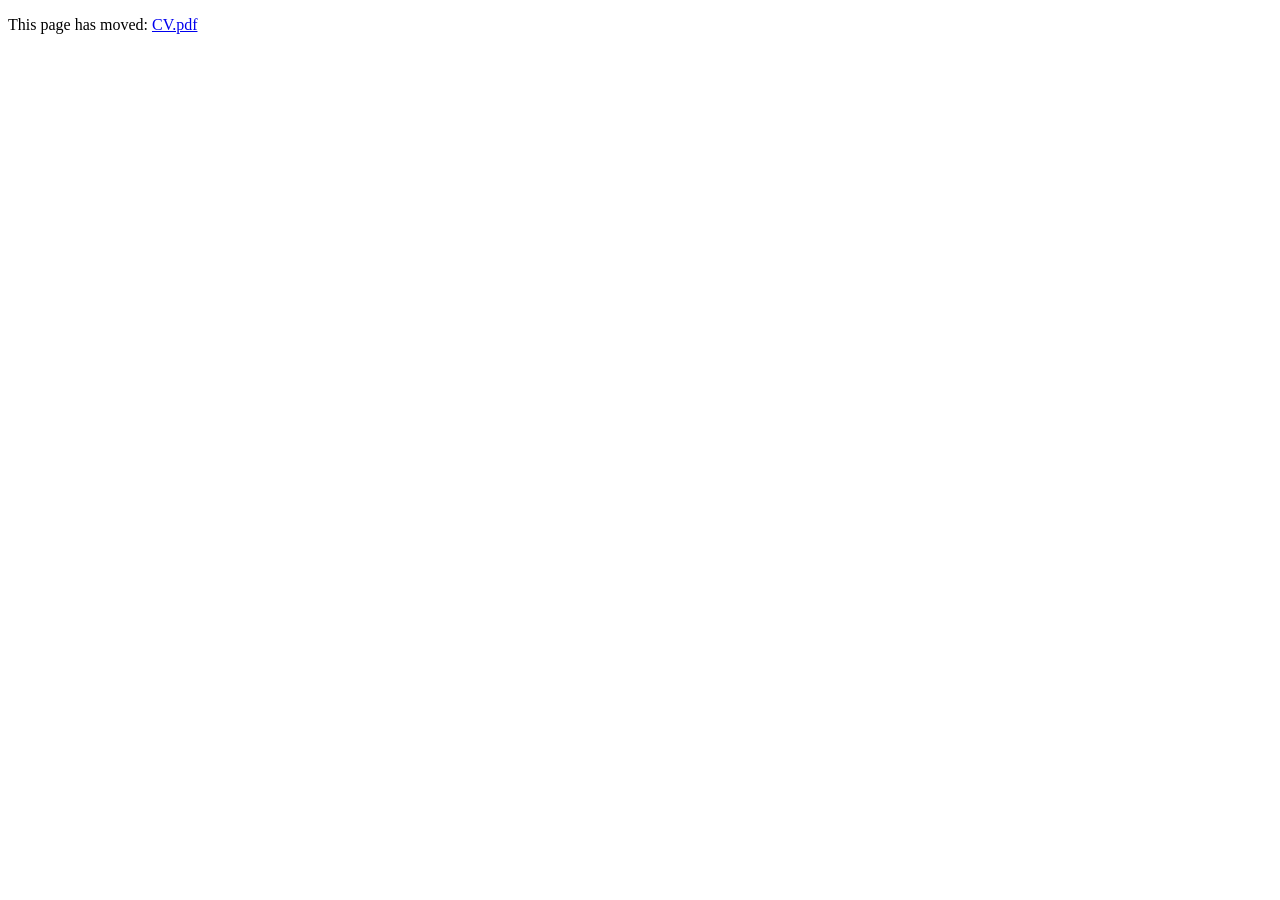
<file: cv.html>
<!DOCTYPE html>
<html lang="en"><head><meta charset="utf-8"><meta name="robots" content="noindex">
<meta http-equiv="refresh" content="0; url=CV.pdf"><link rel="canonical" href="CV.pdf"><title>Moved</title></head>
<body><p>This page has moved: <a href="CV.pdf">CV.pdf</a></p></body></html>
</file>
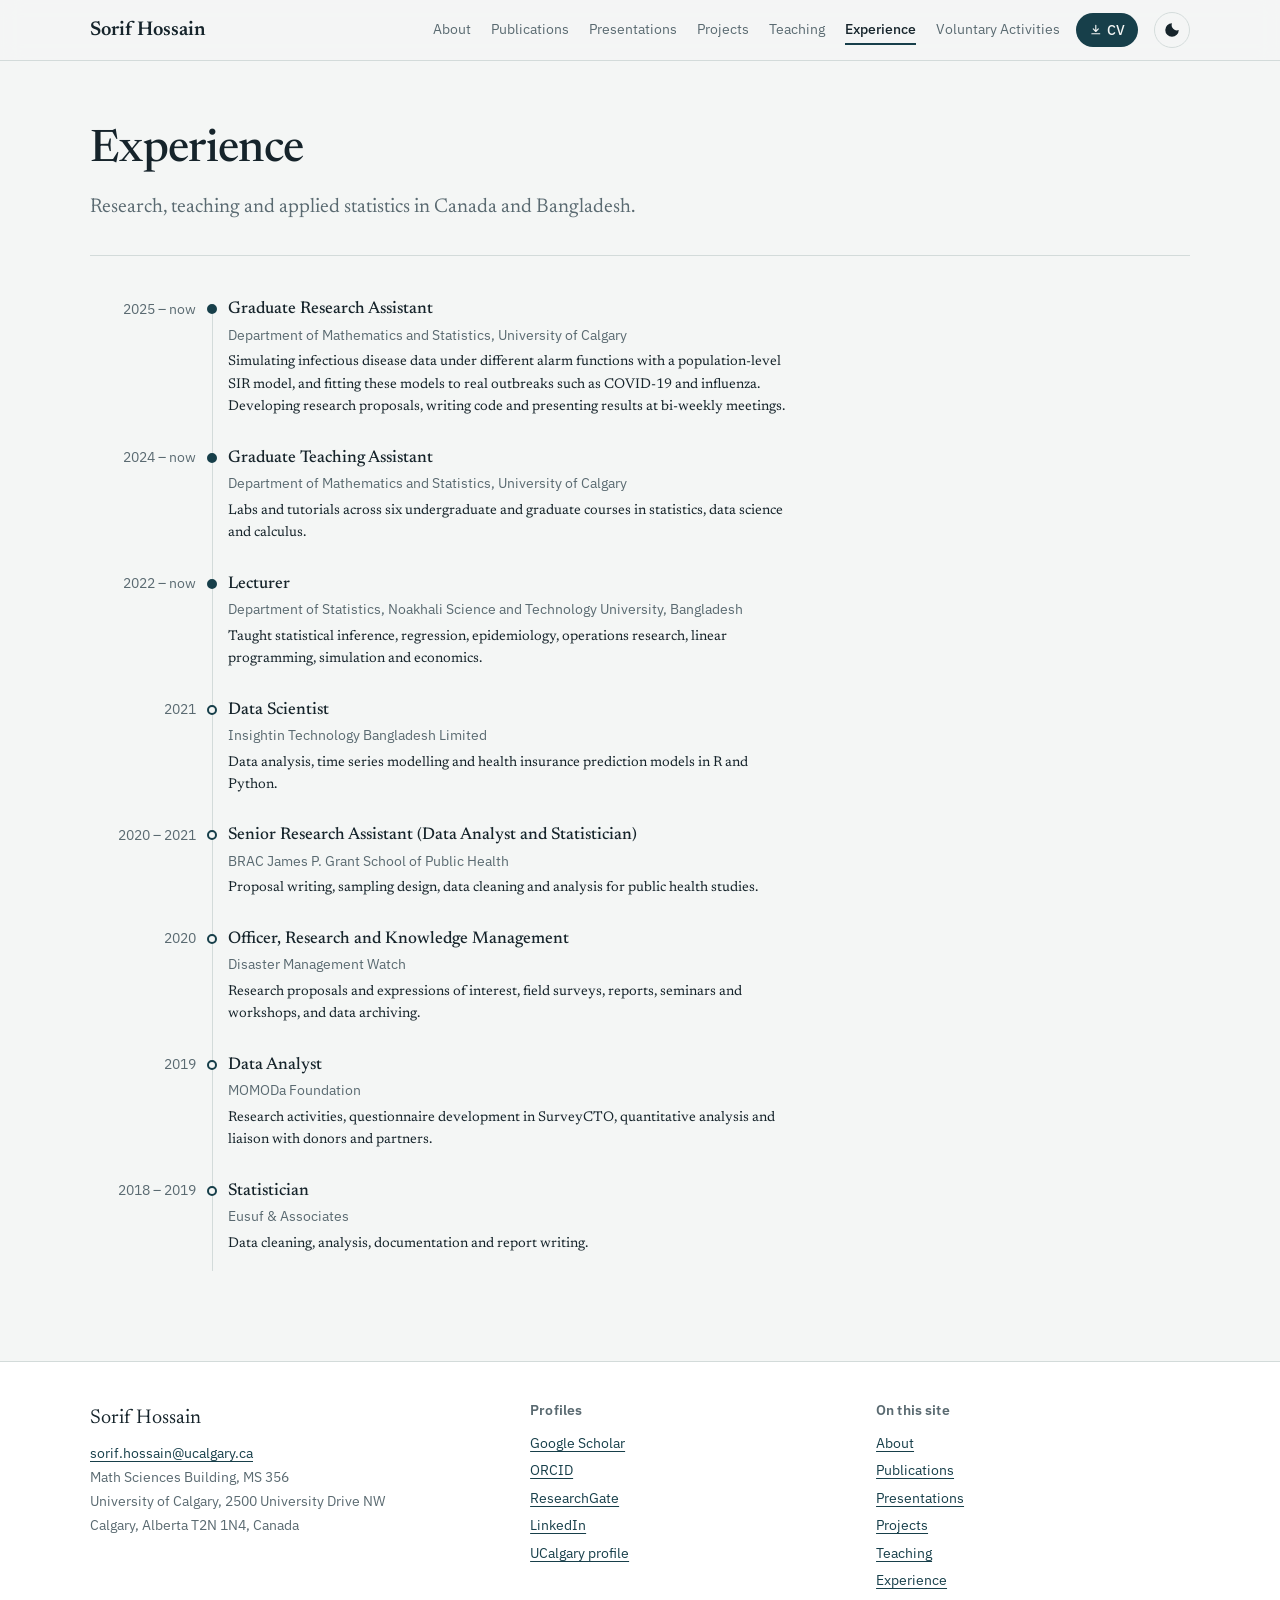
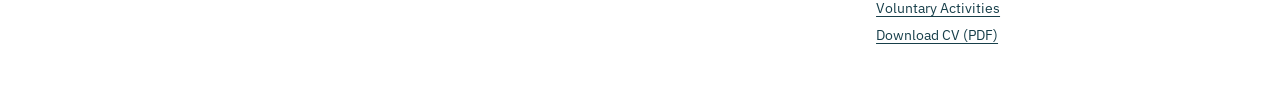
<file: experience.html>
<!DOCTYPE html>
<html lang="en">
<head>
  <meta charset="utf-8">
  <meta name="viewport" content="width=device-width, initial-scale=1, viewport-fit=cover">
  <title>Experience | Sorif Hossain</title>
  <meta name="description" content="Research, teaching and applied statistics experience of Sorif Hossain.">
  <meta property="og:title" content="Experience | Sorif Hossain">
  <meta property="og:description" content="Research, teaching and applied statistics experience of Sorif Hossain.">
  <link rel="icon" href="data:image/svg+xml,%3Csvg xmlns='http://www.w3.org/2000/svg' viewBox='0 0 64 64'%3E%3Crect width='64' height='64' rx='14' fill='%23173F4A'/%3E%3Cpath d='M8 48 C20 48 24 14 32 14 S44 48 56 48' stroke='%23E4A35A' stroke-width='6' fill='none' stroke-linecap='round'/%3E%3C/svg%3E">
  <link rel="preconnect" href="https://fonts.googleapis.com">
  <link rel="preconnect" href="https://fonts.gstatic.com" crossorigin>
  <link href="https://fonts.googleapis.com/css2?family=Newsreader:ital,opsz,wght@0,6..72,400;0,6..72,500;0,6..72,600;1,6..72,400;1,6..72,500&amp;family=IBM+Plex+Sans:wght@400;500;600&amp;display=swap" rel="stylesheet">
  <link rel="stylesheet" href="style.css">
  <script>try{var t=localStorage.getItem("theme");if(t)document.documentElement.setAttribute("data-theme",t)}catch(e){}</script>
</head>
<body>
  <div class="setup-warning" style="background:#fff3cd;color:#4d3a00;padding:12px 16px;font:15px/1.5 system-ui,sans-serif;border-bottom:1px solid #e0c36b">
    <strong>Setup check:</strong> this page can't find <code>style.css</code>, so it has no design. Keep <code>style.css</code> and <code>site.js</code> in the same folder as this page. If you opened it straight from the zip, extract the zip first. See README.md.
  </div>
  <a class="skip" href="#main">Skip to content</a>
  <header class="topbar">
    <div class="topbar-inner">
      <a class="brand" href="index.html">Sorif Hossain</a>
      <nav class="nav" aria-label="Main">
        <button class="nav-toggle" aria-expanded="false" aria-controls="nav-list">Menu</button>
        <ul id="nav-list">
          <li><a href="index.html">About</a></li>
          <li><a href="publications.html">Publications</a></li>
          <li><a href="presentations.html">Presentations</a></li>
          <li><a href="projects.html">Projects</a></li>
          <li><a href="teaching.html">Teaching</a></li>
          <li><a href="experience.html" aria-current="page">Experience</a></li>
          <li><a href="voluntary.html">Voluntary Activities</a></li>
        </ul>
      </nav>
      <a class="cv-pill" href="CV.pdf" download="Sorif_Hossain_CV.pdf"><svg viewBox="0 0 24 24" aria-hidden="true"><path fill="none" stroke="currentColor" stroke-width="2" stroke-linecap="round" stroke-linejoin="round" d="M12 4v11m0 0-4.5-4.5M12 15l4.5-4.5M5 19h14"/></svg>CV</a>
      <button class="theme" id="theme" aria-label="Switch between light and dark theme" title="Light / dark">
        <svg viewBox="0 0 24 24" width="18" height="18" aria-hidden="true"><path d="M12 3a9 9 0 1 0 9 9 7 7 0 0 1-9-9z" fill="currentColor"/></svg>
      </button>
    </div>
  </header>

  <main id="main" class="wrap">
    <header class="page-head">
      <h1>Experience</h1>
      <p>Research, teaching and applied statistics in Canada and Bangladesh.</p>
    </header>

    <ol class="timeline">
      <li class="tl now"><div class="tl-when">2025 – now</div><div><p class="tl-role">Graduate Research Assistant</p><p class="tl-org">Department of Mathematics and Statistics, University of Calgary</p><p class="tl-text">Simulating infectious disease data under different alarm functions with a population-level SIR model, and fitting these models to real outbreaks such as COVID-19 and influenza. Developing research proposals, writing code and presenting results at bi-weekly meetings.</p></div></li>
      <li class="tl now"><div class="tl-when">2024 – now</div><div><p class="tl-role">Graduate Teaching Assistant</p><p class="tl-org">Department of Mathematics and Statistics, University of Calgary</p><p class="tl-text">Labs and tutorials across six undergraduate and graduate courses in statistics, data science and calculus.</p></div></li>
      <li class="tl now"><div class="tl-when">2022 – now</div><div><p class="tl-role">Lecturer</p><p class="tl-org">Department of Statistics, Noakhali Science and Technology University, Bangladesh</p><p class="tl-text">Taught statistical inference, regression, epidemiology, operations research, linear programming, simulation and economics.</p></div></li>
      <li class="tl"><div class="tl-when">2021</div><div><p class="tl-role">Data Scientist</p><p class="tl-org">Insightin Technology Bangladesh Limited</p><p class="tl-text">Data analysis, time series modelling and health insurance prediction models in R and Python.</p></div></li>
      <li class="tl"><div class="tl-when">2020 – 2021</div><div><p class="tl-role">Senior Research Assistant (Data Analyst and Statistician)</p><p class="tl-org">BRAC James P. Grant School of Public Health</p><p class="tl-text">Proposal writing, sampling design, data cleaning and analysis for public health studies.</p></div></li>
      <li class="tl"><div class="tl-when">2020</div><div><p class="tl-role">Officer, Research and Knowledge Management</p><p class="tl-org">Disaster Management Watch</p><p class="tl-text">Research proposals and expressions of interest, field surveys, reports, seminars and workshops, and data archiving.</p></div></li>
      <li class="tl"><div class="tl-when">2019</div><div><p class="tl-role">Data Analyst</p><p class="tl-org">MOMODa Foundation</p><p class="tl-text">Research activities, questionnaire development in SurveyCTO, quantitative analysis and liaison with donors and partners.</p></div></li>
      <li class="tl"><div class="tl-when">2018 – 2019</div><div><p class="tl-role">Statistician</p><p class="tl-org">Eusuf &amp; Associates</p><p class="tl-text">Data cleaning, analysis, documentation and report writing.</p></div></li>
    </ol>
  </main>
  <footer class="foot">
    <div class="foot-inner">
      <div>
        <p class="foot-name">Sorif Hossain</p>
        <address>
          <a href="mailto:sorif.hossain@ucalgary.ca">sorif.hossain@ucalgary.ca</a><br>
          Math Sciences Building, MS 356<br>
          University of Calgary, 2500 University Drive NW<br>
          Calgary, Alberta T2N 1N4, Canada
        </address>
      </div>
      <div>
        <h3>Profiles</h3>
        <ul>
          <li><a href="https://scholar.google.com/citations?user=DqhjKJ0AAAAJ&amp;hl=en">Google Scholar</a></li>
          <li><a href="https://orcid.org/0000-0001-8399-4917">ORCID</a></li>
          <li><a href="https://www.researchgate.net/profile/Sorif-Hossain">ResearchGate</a></li>
          <li><a href="https://www.linkedin.com/in/sorif-hossain-9a7525161/">LinkedIn</a></li>
          <li><a href="https://profiles.ucalgary.ca/sorif-hossain">UCalgary profile</a></li>
        </ul>
      </div>
      <div>
        <h3>On this site</h3>
        <ul>
          <li><a href="index.html">About</a></li>
          <li><a href="publications.html">Publications</a></li>
          <li><a href="presentations.html">Presentations</a></li>
          <li><a href="projects.html">Projects</a></li>
          <li><a href="teaching.html">Teaching</a></li>
          <li><a href="experience.html">Experience</a></li>
          <li><a href="voluntary.html">Voluntary Activities</a></li>
          <li><a href="CV.pdf" download="Sorif_Hossain_CV.pdf">Download CV (PDF)</a></li>
        </ul>
      </div>
    </div>
  </footer>
  <script src="site.js"></script>
  <script src="visitors.js" defer></script>
</body>
</html>
</file>
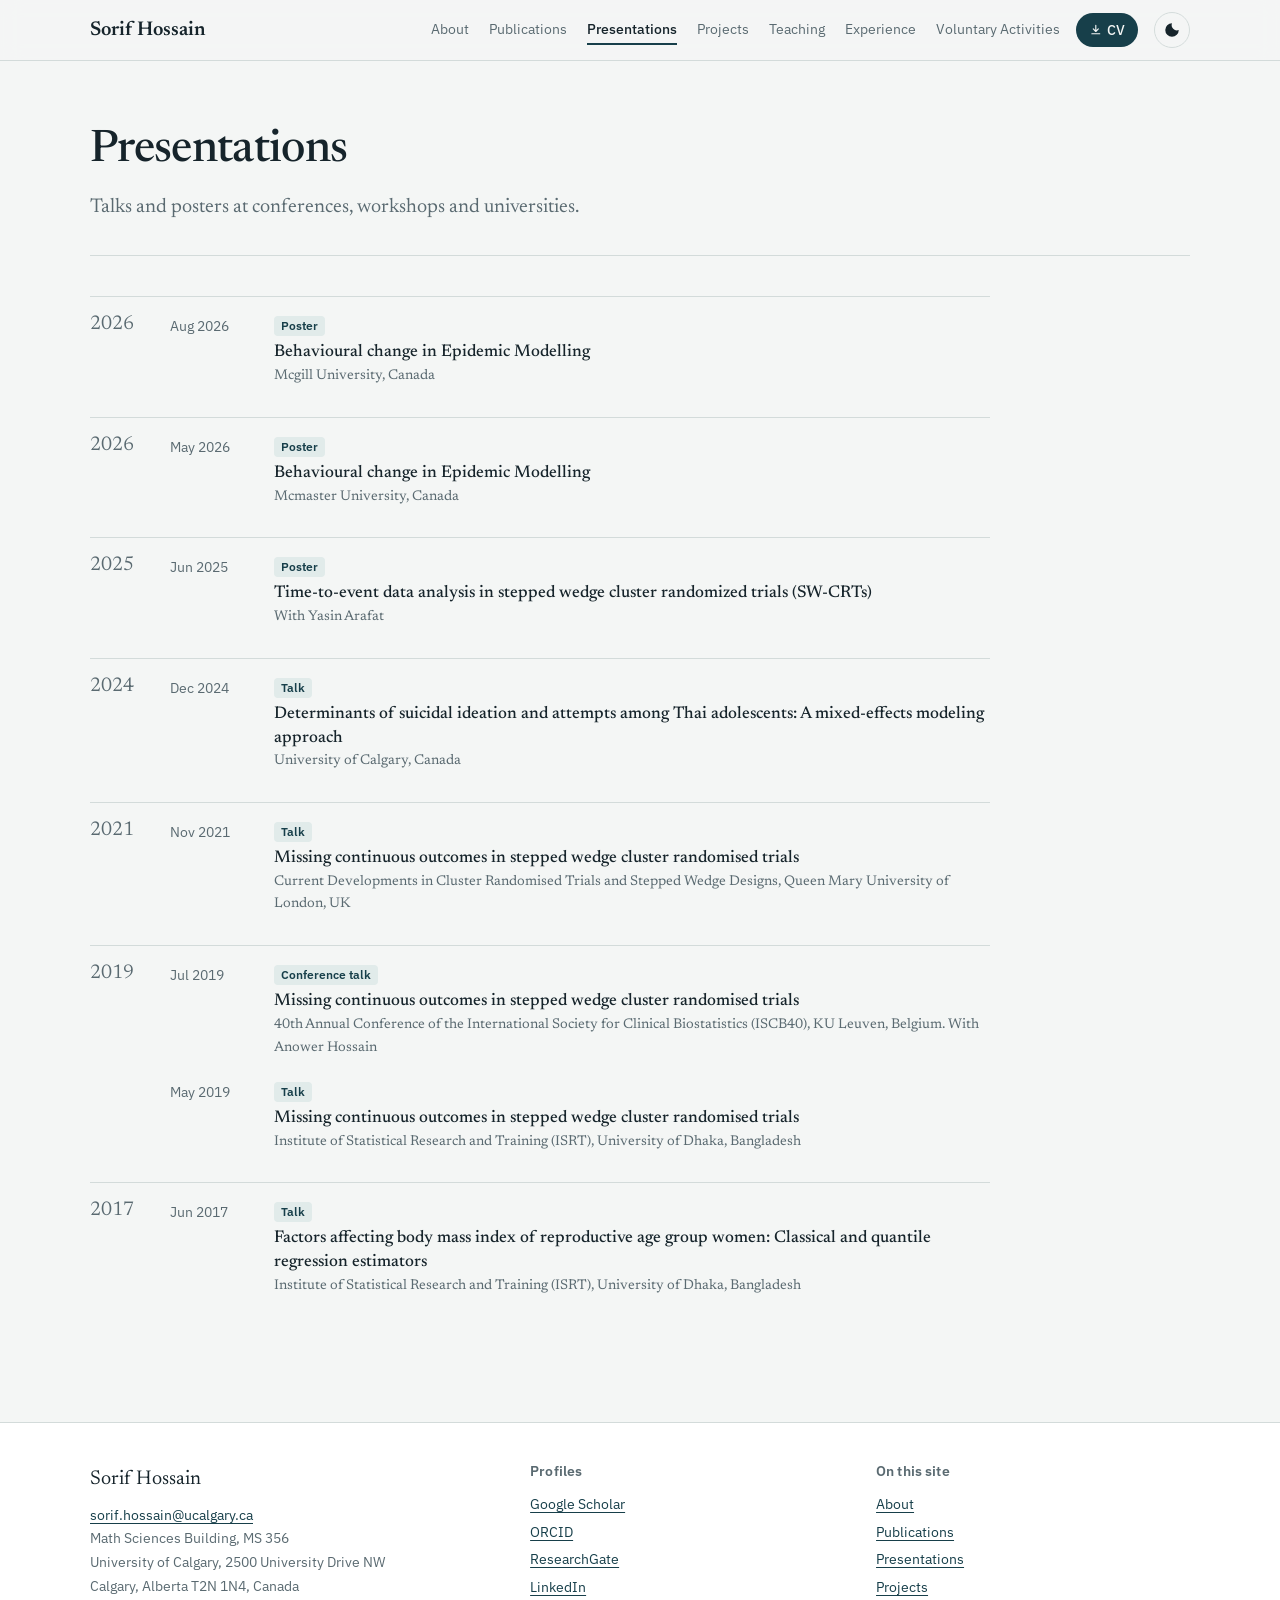
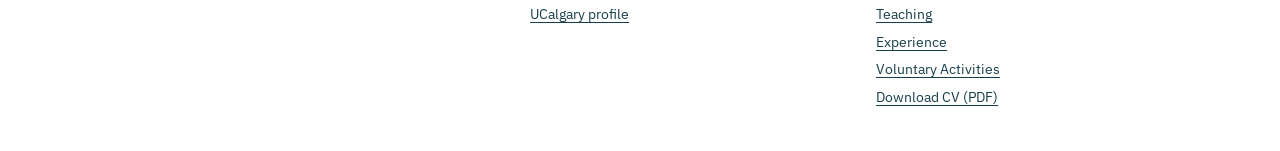
<file: presentations.html>
<!DOCTYPE html>
<html lang="en">
<head>
  <meta charset="utf-8">
  <meta name="viewport" content="width=device-width, initial-scale=1, viewport-fit=cover">
  <title>Presentations | Sorif Hossain</title>
  <meta name="description" content="Talks and posters by Sorif Hossain.">
  <meta property="og:title" content="Presentations | Sorif Hossain">
  <meta property="og:description" content="Talks and posters by Sorif Hossain.">
  <link rel="icon" href="data:image/svg+xml,%3Csvg xmlns='http://www.w3.org/2000/svg' viewBox='0 0 64 64'%3E%3Crect width='64' height='64' rx='14' fill='%23173F4A'/%3E%3Cpath d='M8 48 C20 48 24 14 32 14 S44 48 56 48' stroke='%23E4A35A' stroke-width='6' fill='none' stroke-linecap='round'/%3E%3C/svg%3E">
  <link rel="preconnect" href="https://fonts.googleapis.com">
  <link rel="preconnect" href="https://fonts.gstatic.com" crossorigin>
  <link href="https://fonts.googleapis.com/css2?family=Newsreader:ital,opsz,wght@0,6..72,400;0,6..72,500;0,6..72,600;1,6..72,400;1,6..72,500&amp;family=IBM+Plex+Sans:wght@400;500;600&amp;display=swap" rel="stylesheet">
  <link rel="stylesheet" href="style.css">
  <script>try{var t=localStorage.getItem("theme");if(t)document.documentElement.setAttribute("data-theme",t)}catch(e){}</script>
</head>
<body>
  <div class="setup-warning" style="background:#fff3cd;color:#4d3a00;padding:12px 16px;font:15px/1.5 system-ui,sans-serif;border-bottom:1px solid #e0c36b">
    <strong>Setup check:</strong> this page can't find <code>style.css</code>, so it has no design. Keep <code>style.css</code> and <code>site.js</code> in the same folder as this page. If you opened it straight from the zip, extract the zip first. See README.md.
  </div>
  <a class="skip" href="#main">Skip to content</a>
  <header class="topbar">
    <div class="topbar-inner">
      <a class="brand" href="index.html">Sorif Hossain</a>
      <nav class="nav" aria-label="Main">
        <button class="nav-toggle" aria-expanded="false" aria-controls="nav-list">Menu</button>
        <ul id="nav-list">
          <li><a href="index.html">About</a></li>
          <li><a href="publications.html">Publications</a></li>
          <li><a href="presentations.html" aria-current="page">Presentations</a></li>
          <li><a href="projects.html">Projects</a></li>
          <li><a href="teaching.html">Teaching</a></li>
          <li><a href="experience.html">Experience</a></li>
          <li><a href="voluntary.html">Voluntary Activities</a></li>
        </ul>
      </nav>
      <a class="cv-pill" href="CV.pdf" download="Sorif_Hossain_CV.pdf"><svg viewBox="0 0 24 24" aria-hidden="true"><path fill="none" stroke="currentColor" stroke-width="2" stroke-linecap="round" stroke-linejoin="round" d="M12 4v11m0 0-4.5-4.5M12 15l4.5-4.5M5 19h14"/></svg>CV</a>
      <button class="theme" id="theme" aria-label="Switch between light and dark theme" title="Light / dark">
        <svg viewBox="0 0 24 24" width="18" height="18" aria-hidden="true"><path d="M12 3a9 9 0 1 0 9 9 7 7 0 0 1-9-9z" fill="currentColor"/></svg>
      </button>
    </div>
  </header>

  <main id="main" class="wrap">
    <header class="page-head">
      <h1>Presentations</h1>
      <p>Talks and posters at conferences, workshops and universities.</p>
    </header>

    <div class="talk-list">
      <div class="talk-year"><h2>2026</h2><ol class="talks">
        <li><span class="when">Aug 2026</span><span><span class="kind">Poster</span><span class="t">Behavioural change in Epidemic Modelling</span><span class="w">Mcgill University, Canada</span></span></li>
      </ol></div>
    <div class="talk-year"><h2>2026</h2><ol class="talks">
        <li><span class="when">May 2026</span><span><span class="kind">Poster</span><span class="t">Behavioural change in Epidemic Modelling</span><span class="w">Mcmaster University, Canada</span></span></li>
      </ol></div>
      <div class="talk-year"><h2>2025</h2><ol class="talks">
        <li><span class="when">Jun 2025</span><span><span class="kind">Poster</span><span class="t">Time-to-event data analysis in stepped wedge cluster randomized trials (SW-CRTs)</span><span class="w">With Yasin Arafat</span></span></li>
      </ol></div>
      <div class="talk-year"><h2>2024</h2><ol class="talks">
        <li><span class="when">Dec 2024</span><span><span class="kind">Talk</span><span class="t">Determinants of suicidal ideation and attempts among Thai adolescents: A mixed-effects modeling approach</span><span class="w">University of Calgary, Canada</span></span></li>
      </ol></div>
      <div class="talk-year"><h2>2021</h2><ol class="talks">
        <li><span class="when">Nov 2021</span><span><span class="kind">Talk</span><span class="t">Missing continuous outcomes in stepped wedge cluster randomised trials</span><span class="w">Current Developments in Cluster Randomised Trials and Stepped Wedge Designs, Queen Mary University of London, UK</span></span></li>
      </ol></div>
      <div class="talk-year"><h2>2019</h2><ol class="talks">
        <li><span class="when">Jul 2019</span><span><span class="kind">Conference talk</span><span class="t">Missing continuous outcomes in stepped wedge cluster randomised trials</span><span class="w">40th Annual Conference of the International Society for Clinical Biostatistics (ISCB40), KU Leuven, Belgium. With Anower Hossain</span></span></li>
        <li><span class="when">May 2019</span><span><span class="kind">Talk</span><span class="t">Missing continuous outcomes in stepped wedge cluster randomised trials</span><span class="w">Institute of Statistical Research and Training (ISRT), University of Dhaka, Bangladesh</span></span></li>
      </ol></div>
      <div class="talk-year"><h2>2017</h2><ol class="talks">
        <li><span class="when">Jun 2017</span><span><span class="kind">Talk</span><span class="t">Factors affecting body mass index of reproductive age group women: Classical and quantile regression estimators</span><span class="w">Institute of Statistical Research and Training (ISRT), University of Dhaka, Bangladesh</span></span></li>
      </ol></div>
    </div>
  </main>
  <footer class="foot">
    <div class="foot-inner">
      <div>
        <p class="foot-name">Sorif Hossain</p>
        <address>
          <a href="mailto:sorif.hossain@ucalgary.ca">sorif.hossain@ucalgary.ca</a><br>
          Math Sciences Building, MS 356<br>
          University of Calgary, 2500 University Drive NW<br>
          Calgary, Alberta T2N 1N4, Canada
        </address>
      </div>
      <div>
        <h3>Profiles</h3>
        <ul>
          <li><a href="https://scholar.google.com/citations?user=DqhjKJ0AAAAJ&amp;hl=en">Google Scholar</a></li>
          <li><a href="https://orcid.org/0000-0001-8399-4917">ORCID</a></li>
          <li><a href="https://www.researchgate.net/profile/Sorif-Hossain">ResearchGate</a></li>
          <li><a href="https://www.linkedin.com/in/sorif-hossain-9a7525161/">LinkedIn</a></li>
          <li><a href="https://profiles.ucalgary.ca/sorif-hossain">UCalgary profile</a></li>
        </ul>
      </div>
      <div>
        <h3>On this site</h3>
        <ul>
          <li><a href="index.html">About</a></li>
          <li><a href="publications.html">Publications</a></li>
          <li><a href="presentations.html">Presentations</a></li>
          <li><a href="projects.html">Projects</a></li>
          <li><a href="teaching.html">Teaching</a></li>
          <li><a href="experience.html">Experience</a></li>
          <li><a href="voluntary.html">Voluntary Activities</a></li>
          <li><a href="CV.pdf" download="Sorif_Hossain_CV.pdf">Download CV (PDF)</a></li>
        </ul>
      </div>
    </div>
  </footer>
  <script src="site.js"></script>
  <script src="visitors.js" defer></script>
</body>
</html>
</file>
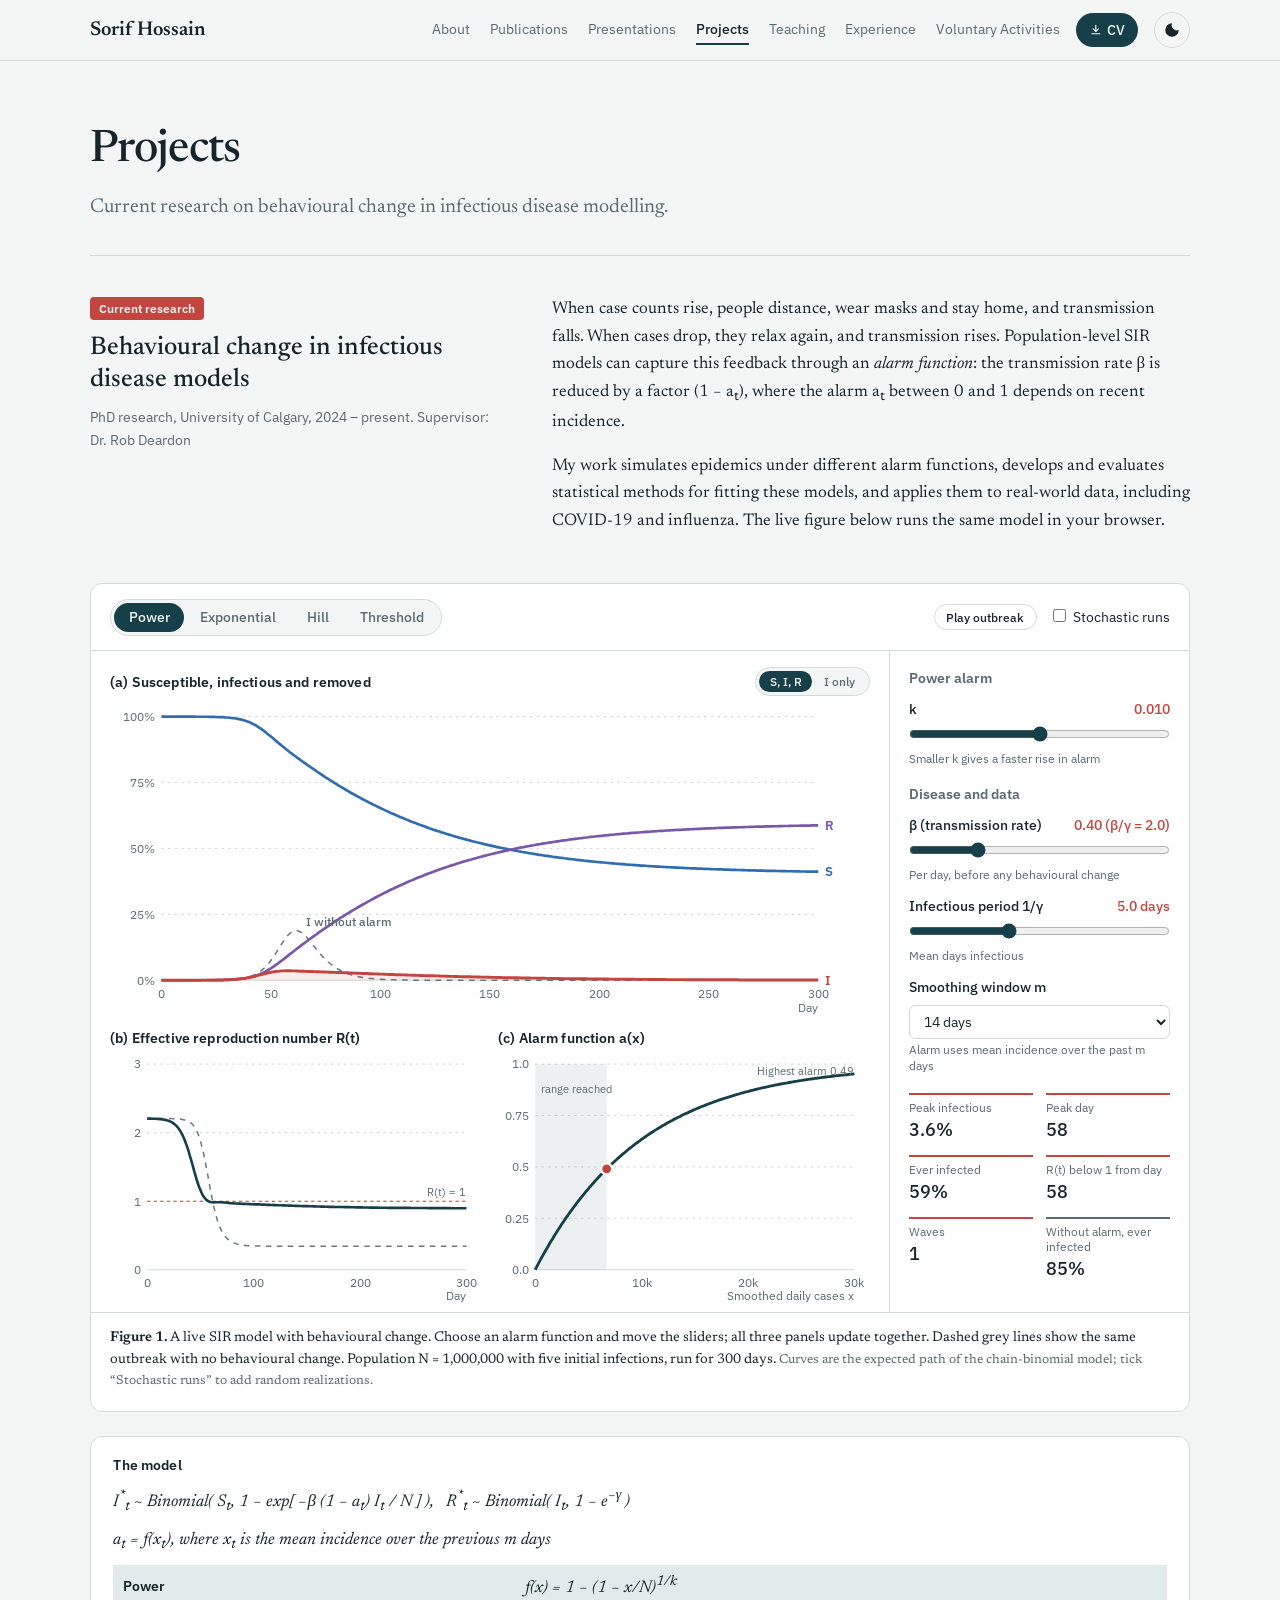
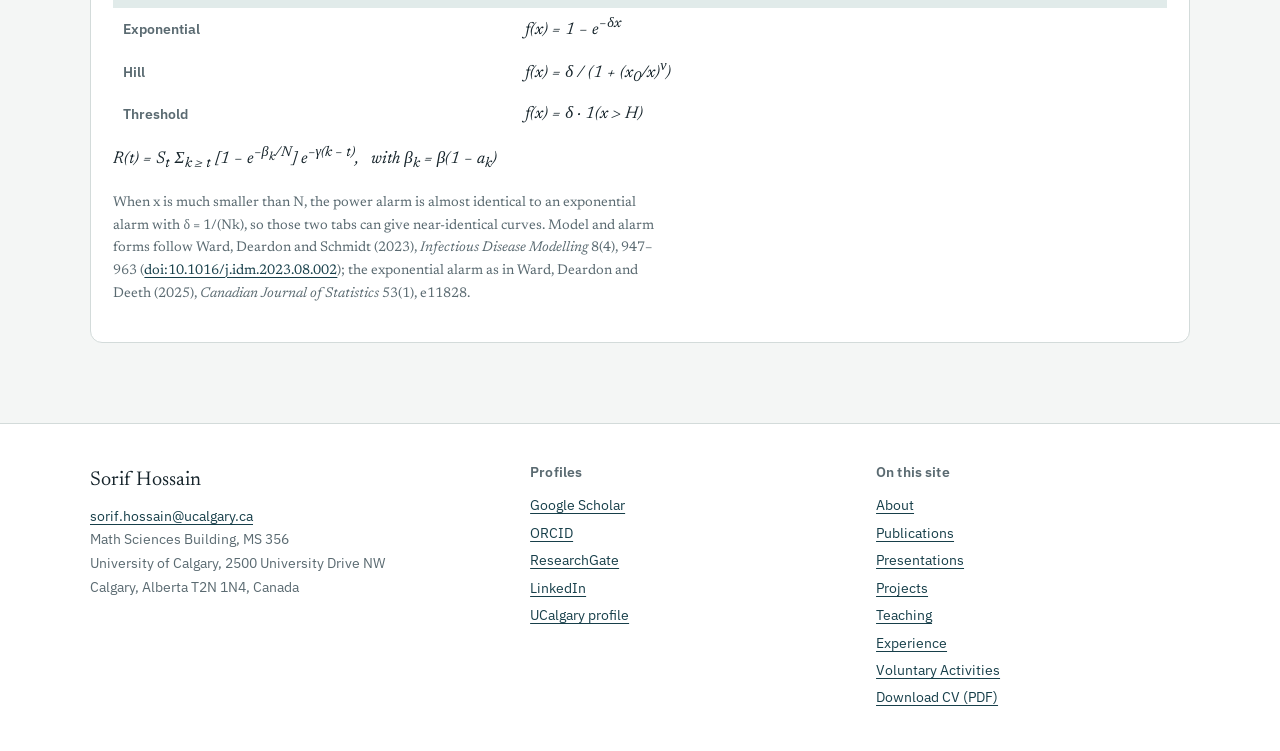
<file: projects.html>
<!DOCTYPE html>
<html lang="en">
<head>
  <meta charset="utf-8">
  <meta name="viewport" content="width=device-width, initial-scale=1, viewport-fit=cover">
  <title>Projects | Sorif Hossain</title>
  <meta name="description" content="Current research: behavioural change in infectious disease models, with a live SIR model using power, exponential, Hill and threshold alarm functions.">
  <meta property="og:title" content="Projects | Sorif Hossain">
  <meta property="og:description" content="Current research: behavioural change in infectious disease models, with a live SIR model using power, exponential, Hill and threshold alarm functions.">
  <link rel="icon" href="data:image/svg+xml,%3Csvg xmlns='http://www.w3.org/2000/svg' viewBox='0 0 64 64'%3E%3Crect width='64' height='64' rx='14' fill='%23173F4A'/%3E%3Cpath d='M8 48 C20 48 24 14 32 14 S44 48 56 48' stroke='%23E4A35A' stroke-width='6' fill='none' stroke-linecap='round'/%3E%3C/svg%3E">
  <link rel="preconnect" href="https://fonts.googleapis.com">
  <link rel="preconnect" href="https://fonts.gstatic.com" crossorigin>
  <link href="https://fonts.googleapis.com/css2?family=Newsreader:ital,opsz,wght@0,6..72,400;0,6..72,500;0,6..72,600;1,6..72,400;1,6..72,500&amp;family=IBM+Plex+Sans:wght@400;500;600&amp;display=swap" rel="stylesheet">
  <link rel="stylesheet" href="style.css">
  <script>try{var t=localStorage.getItem("theme");if(t)document.documentElement.setAttribute("data-theme",t)}catch(e){}</script>
</head>
<body>
  <div class="setup-warning" style="background:#fff3cd;color:#4d3a00;padding:12px 16px;font:15px/1.5 system-ui,sans-serif;border-bottom:1px solid #e0c36b">
    <strong>Setup check:</strong> this page can't find <code>style.css</code>, so it has no design. Keep <code>style.css</code> and <code>site.js</code> in the same folder as this page. If you opened it straight from the zip, extract the zip first. See README.md.
  </div>
  <a class="skip" href="#main">Skip to content</a>
  <header class="topbar">
    <div class="topbar-inner">
      <a class="brand" href="index.html">Sorif Hossain</a>
      <nav class="nav" aria-label="Main">
        <button class="nav-toggle" aria-expanded="false" aria-controls="nav-list">Menu</button>
        <ul id="nav-list">
          <li><a href="index.html">About</a></li>
          <li><a href="publications.html">Publications</a></li>
          <li><a href="presentations.html">Presentations</a></li>
          <li><a href="projects.html" aria-current="page">Projects</a></li>
          <li><a href="teaching.html">Teaching</a></li>
          <li><a href="experience.html">Experience</a></li>
          <li><a href="voluntary.html">Voluntary Activities</a></li>
        </ul>
      </nav>
      <a class="cv-pill" href="CV.pdf" download="Sorif_Hossain_CV.pdf"><svg viewBox="0 0 24 24" aria-hidden="true"><path fill="none" stroke="currentColor" stroke-width="2" stroke-linecap="round" stroke-linejoin="round" d="M12 4v11m0 0-4.5-4.5M12 15l4.5-4.5M5 19h14"/></svg>CV</a>
      <button class="theme" id="theme" aria-label="Switch between light and dark theme" title="Light / dark">
        <svg viewBox="0 0 24 24" width="18" height="18" aria-hidden="true"><path d="M12 3a9 9 0 1 0 9 9 7 7 0 0 1-9-9z" fill="currentColor"/></svg>
      </button>
    </div>
  </header>

  <main id="main" class="wrap">
    <header class="page-head">
      <h1>Projects</h1>
      <p>Current research on behavioural change in infectious disease modelling.</p>
    </header>

    <article class="project-main" id="behavioural-change">
      <div class="project-intro">
        <div>
          <span class="status">Current research</span>
          <h2>Behavioural change in infectious disease models</h2>
          <p class="when">PhD research, University of Calgary, 2024 – present. Supervisor: Dr. Rob Deardon</p>
        </div>
        <div class="project-text">
          <p>When case counts rise, people distance, wear masks and stay home, and transmission falls. When cases drop, they relax again, and transmission rises. Population-level SIR models can capture this feedback through an <em>alarm function</em>: the transmission rate β is reduced by a factor (1 − a<sub>t</sub>), where the alarm a<sub>t</sub> between 0 and 1 depends on recent incidence.</p>
          <p>My work simulates epidemics under different alarm functions, develops and evaluates statistical methods for fitting these models, and applies them to real-world data, including COVID-19 and influenza. The live figure below runs the same model in your browser.</p>
        </div>
      </div>

      <figure class="bc-fig" id="figure">
        <div class="bc-top">
          <div class="seg" id="alarm-type" role="group" aria-label="Alarm function">
            <button type="button" data-kind="power" aria-pressed="true">Power</button>
            <button type="button" data-kind="exponential" aria-pressed="false">Exponential</button>
            <button type="button" data-kind="hill" aria-pressed="false">Hill</button>
            <button type="button" data-kind="threshold" aria-pressed="false">Threshold</button>
          </div>
          <div class="bc-actions">
            <button type="button" class="btn small" id="bc-play">Play outbreak</button>
            <label class="chk"><input type="checkbox" id="bc-stoch">Stochastic runs</label>
            <button type="button" class="btn small" id="bc-redraw" hidden>New draws</button>
          </div>
        </div>
        <div class="bc-body">
          <div class="bc-plots">
            <div class="panel panel-wide">
              <div class="panel-head"><h3>(a) Susceptible, infectious and removed</h3>
                <div class="seg seg-small" id="sir-view" role="group" aria-label="Compartments shown">
                  <button type="button" data-view="all" aria-pressed="true">S, I, R</button>
                  <button type="button" data-view="i" aria-pressed="false">I only</button>
                </div>
              </div>
              <svg id="p-sir" viewBox="0 0 680 280" role="img" aria-label="S, I and R over time, with and without behavioural change"></svg>
            </div>
            <div class="panel-row">
              <div class="panel"><div class="panel-head"><h3>(b) Effective reproduction number R(t)</h3></div>
                <svg id="p-rt" viewBox="0 0 340 230" role="img" aria-label="Effective reproduction number over time"></svg></div>
              <div class="panel"><div class="panel-head"><h3>(c) Alarm function a(x)</h3></div>
                <svg id="p-alarm" viewBox="0 0 340 230" role="img" aria-label="Alarm level against smoothed daily incidence"></svg></div>
            </div>
            <noscript><p class="noscript-note">Turn on JavaScript to run this live figure.</p></noscript>
          </div>
          <div class="bc-controls">
            <fieldset class="ctl-group" data-kind="power"><legend>Power alarm</legend>
              <label class="ctl"><span class="ctl-top"><span>k</span><output id="pw-k-out"></output></span><input type="range" id="pw-k" min="0" max="100" step="1" value="50"><span class="ctl-hint">Smaller k gives a faster rise in alarm</span></label>
            </fieldset>
            <fieldset class="ctl-group" data-kind="exponential" hidden><legend>Exponential alarm</legend>
              <label class="ctl"><span class="ctl-top"><span>δ</span><output id="ex-d-out"></output></span><input type="range" id="ex-d" min="0" max="100" step="1" value="65"><span class="ctl-hint">Larger δ gives a faster rise in alarm</span></label>
            </fieldset>
            <fieldset class="ctl-group" data-kind="hill" hidden><legend>Hill alarm</legend>
              <label class="ctl"><span class="ctl-top"><span>δ (maximum alarm)</span><output id="hi-d-out"></output></span><input type="range" id="hi-d" min="0" max="1" step="0.01" value="0.6"><span class="ctl-hint">The level the alarm levels off at</span></label>
              <label class="ctl"><span class="ctl-top"><span>x₀ (half-way point)</span><output id="hi-x0-out"></output></span><input type="range" id="hi-x0" min="0" max="100" step="1" value="62"><span class="ctl-hint">Incidence at which alarm reaches δ/2</span></label>
              <label class="ctl"><span class="ctl-top"><span>ν (steepness)</span><output id="hi-nu-out"></output></span><input type="range" id="hi-nu" min="0.5" max="10" step="0.5" value="4"><span class="ctl-hint">Large ν approaches a threshold</span></label>
            </fieldset>
            <fieldset class="ctl-group" data-kind="threshold" hidden><legend>Threshold alarm</legend>
              <label class="ctl"><span class="ctl-top"><span>δ (alarm level)</span><output id="th-d-out"></output></span><input type="range" id="th-d" min="0" max="1" step="0.01" value="0.6"><span class="ctl-hint">Alarm once incidence passes H</span></label>
              <label class="ctl"><span class="ctl-top"><span>H (threshold)</span><output id="th-h-out"></output></span><input type="range" id="th-h" min="0" max="100" step="1" value="62"><span class="ctl-hint">Smoothed daily cases that trigger the alarm</span></label>
            </fieldset>
            <fieldset class="ctl-group"><legend>Disease and data</legend>
              <label class="ctl"><span class="ctl-top"><span>β (transmission rate)</span><output id="c-beta-out"></output></span><input type="range" id="c-beta" min="0.2" max="1" step="0.01" value="0.4"><span class="ctl-hint">Per day, before any behavioural change</span></label>
              <label class="ctl"><span class="ctl-top"><span>Infectious period 1/γ</span><output id="c-ip-out"></output></span><input type="range" id="c-ip" min="2" max="10" step="0.5" value="5"><span class="ctl-hint">Mean days infectious</span></label>
              <label class="ctl"><span class="ctl-top"><span>Smoothing window m</span></span>
                <select id="c-m"><option value="1">1 day</option><option value="7">7 days</option><option value="14" selected>14 days</option><option value="30">30 days</option></select>
                <span class="ctl-hint">Alarm uses mean incidence over the past m days</span></label>
            </fieldset>
            <dl class="readout" id="bc-readout" aria-live="polite">
              <div><dt>Peak infectious</dt><dd id="o-peak">–</dd></div>
              <div><dt>Peak day</dt><dd id="o-day">–</dd></div>
              <div><dt>Ever infected</dt><dd id="o-final">–</dd></div>
              <div><dt>R(t) below 1 from day</dt><dd id="o-r1">–</dd></div>
              <div><dt>Waves</dt><dd id="o-waves">–</dd></div>
              <div><dt>Without alarm, ever infected</dt><dd id="o-base">–</dd></div>
            </dl>
          </div>
        </div>
        <figcaption class="bc-caption"><span class="fig-num">Figure 1.</span> A live SIR model with behavioural change. Choose an alarm function and move the sliders; all three panels update together. Dashed grey lines show the same outbreak with no behavioural change. Population N = 1,000,000 with five initial infections, run for 300 days. <span class="fine">Curves are the expected path of the chain-binomial model; tick “Stochastic runs” to add random realizations.</span></figcaption>
      </figure>

      <section class="model-box" aria-labelledby="h-model">
        <h3 id="h-model">The model</h3>
        <div class="eqs">
          <p class="eq">I<sup>*</sup><sub>t</sub> ~ Binomial( S<sub>t</sub>, 1 − exp[ −β (1 − a<sub>t</sub>) I<sub>t</sub> / N ] ),&nbsp;&nbsp; R<sup>*</sup><sub>t</sub> ~ Binomial( I<sub>t</sub>, 1 − e<sup>−γ</sup> )</p>
          <p class="eq">a<sub>t</sub> = f(x<sub>t</sub>), where x<sub>t</sub> is the mean incidence over the previous m days</p>
          <table class="alarm-table">
            <tbody>
              <tr data-kind="power"><th scope="row">Power</th><td>f(x) = 1 − (1 − x/N)<sup>1/k</sup></td></tr>
              <tr data-kind="exponential"><th scope="row">Exponential</th><td>f(x) = 1 − e<sup>−δx</sup></td></tr>
              <tr data-kind="hill"><th scope="row">Hill</th><td>f(x) = δ / (1 + (x<sub>0</sub>/x)<sup>ν</sup>)</td></tr>
              <tr data-kind="threshold"><th scope="row">Threshold</th><td>f(x) = δ · 1(x &gt; H)</td></tr>
            </tbody>
          </table>
          <p class="eq">R(t) = S<sub>t</sub> Σ<sub>k ≥ t</sub> [1 − e<sup>−β<sub>k</sub>/N</sup>] e<sup>−γ(k − t)</sup>,&nbsp;&nbsp; with β<sub>k</sub> = β(1 − a<sub>k</sub>)</p>
        </div>
        <p class="small muted">When x is much smaller than N, the power alarm is almost identical to an exponential alarm with δ = 1/(Nk), so those two tabs can give near-identical curves. Model and alarm forms follow Ward, Deardon and Schmidt (2023), <i>Infectious Disease Modelling</i> 8(4), 947–963 (<a href="https://doi.org/10.1016/j.idm.2023.08.002">doi:10.1016/j.idm.2023.08.002</a>); the exponential alarm as in Ward, Deardon and Deeth (2025), <i>Canadian Journal of Statistics</i> 53(1), e11828.</p>
      </section>
    </article>
  </main>
  <footer class="foot">
    <div class="foot-inner">
      <div>
        <p class="foot-name">Sorif Hossain</p>
        <address>
          <a href="mailto:sorif.hossain@ucalgary.ca">sorif.hossain@ucalgary.ca</a><br>
          Math Sciences Building, MS 356<br>
          University of Calgary, 2500 University Drive NW<br>
          Calgary, Alberta T2N 1N4, Canada
        </address>
      </div>
      <div>
        <h3>Profiles</h3>
        <ul>
          <li><a href="https://scholar.google.com/citations?user=DqhjKJ0AAAAJ&amp;hl=en">Google Scholar</a></li>
          <li><a href="https://orcid.org/0000-0001-8399-4917">ORCID</a></li>
          <li><a href="https://www.researchgate.net/profile/Sorif-Hossain">ResearchGate</a></li>
          <li><a href="https://www.linkedin.com/in/sorif-hossain-9a7525161/">LinkedIn</a></li>
          <li><a href="https://profiles.ucalgary.ca/sorif-hossain">UCalgary profile</a></li>
        </ul>
      </div>
      <div>
        <h3>On this site</h3>
        <ul>
          <li><a href="index.html">About</a></li>
          <li><a href="publications.html">Publications</a></li>
          <li><a href="presentations.html">Presentations</a></li>
          <li><a href="projects.html">Projects</a></li>
          <li><a href="teaching.html">Teaching</a></li>
          <li><a href="experience.html">Experience</a></li>
          <li><a href="voluntary.html">Voluntary Activities</a></li>
          <li><a href="CV.pdf" download="Sorif_Hossain_CV.pdf">Download CV (PDF)</a></li>
        </ul>
      </div>
    </div>
  </footer>
  <script src="site.js"></script>
  <script src="visitors.js" defer></script>
  <script src="projects.js"></script>
</body>
</html>
</file>
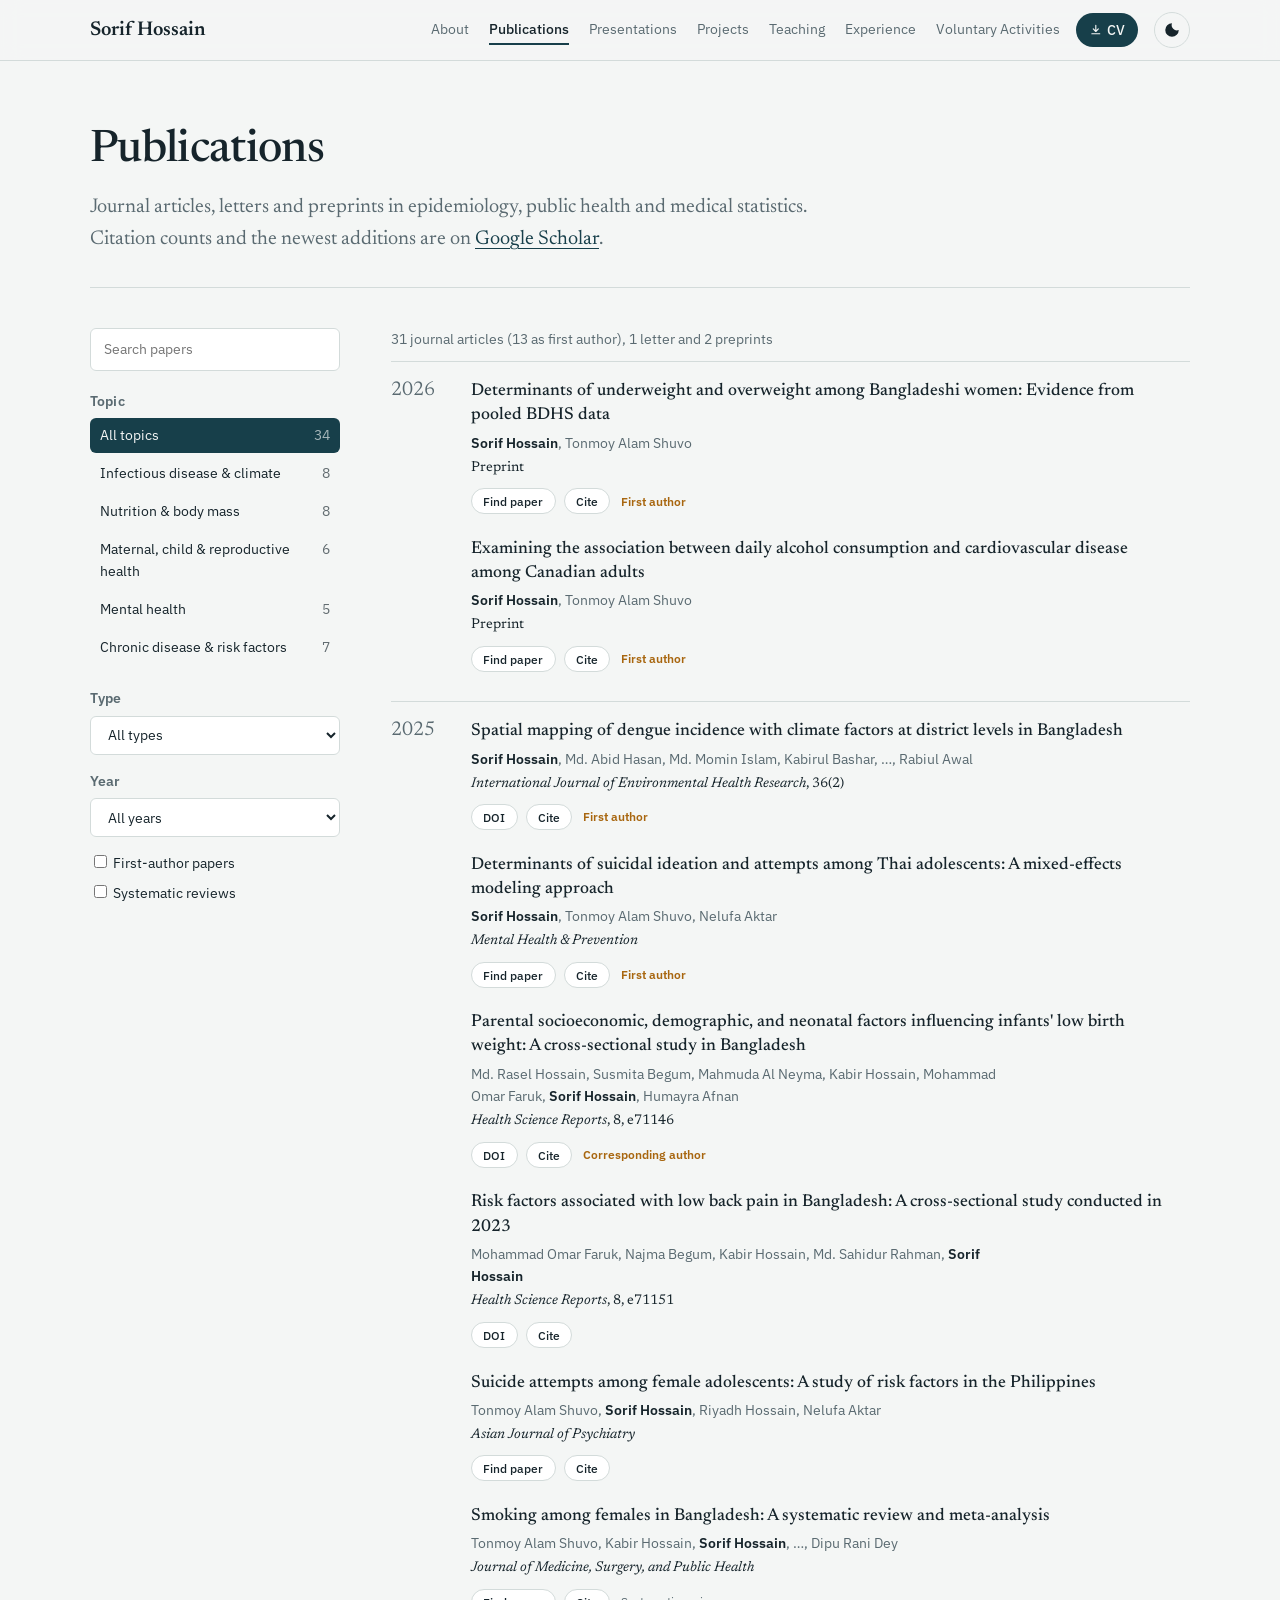
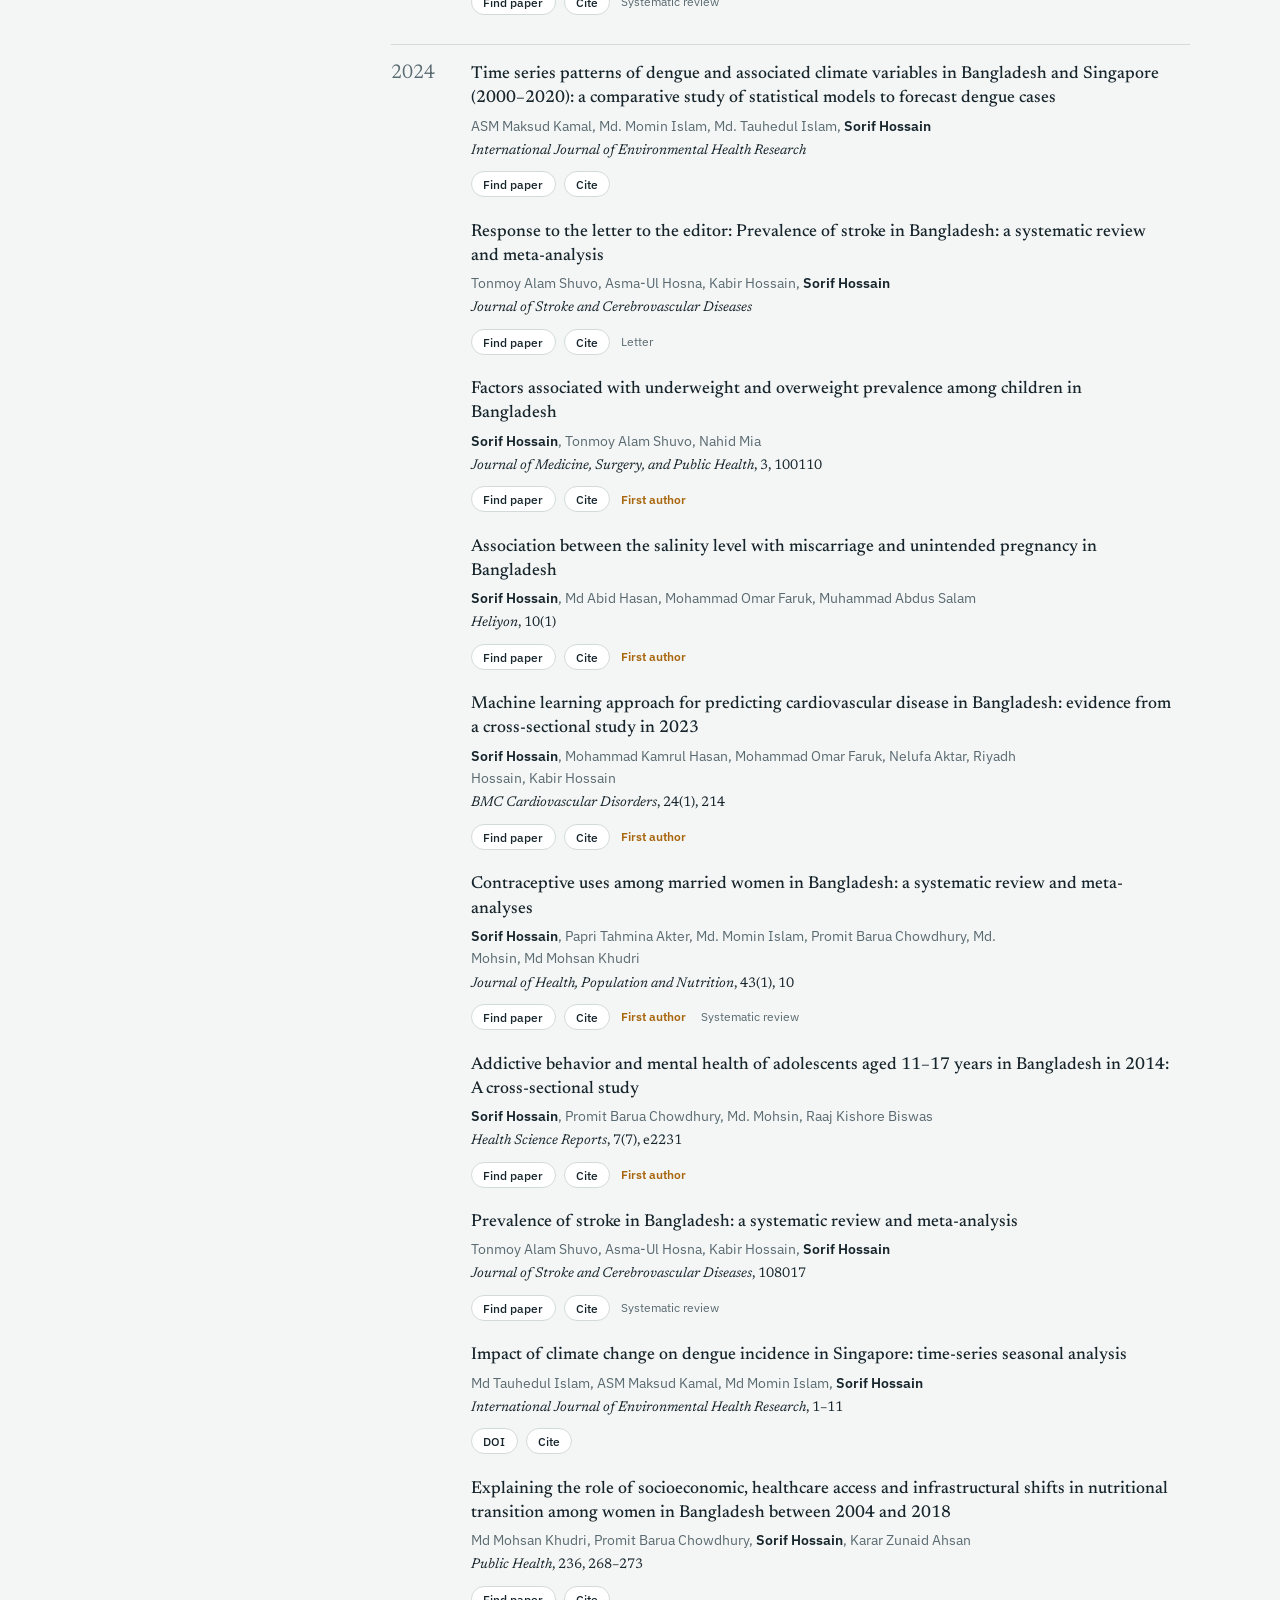
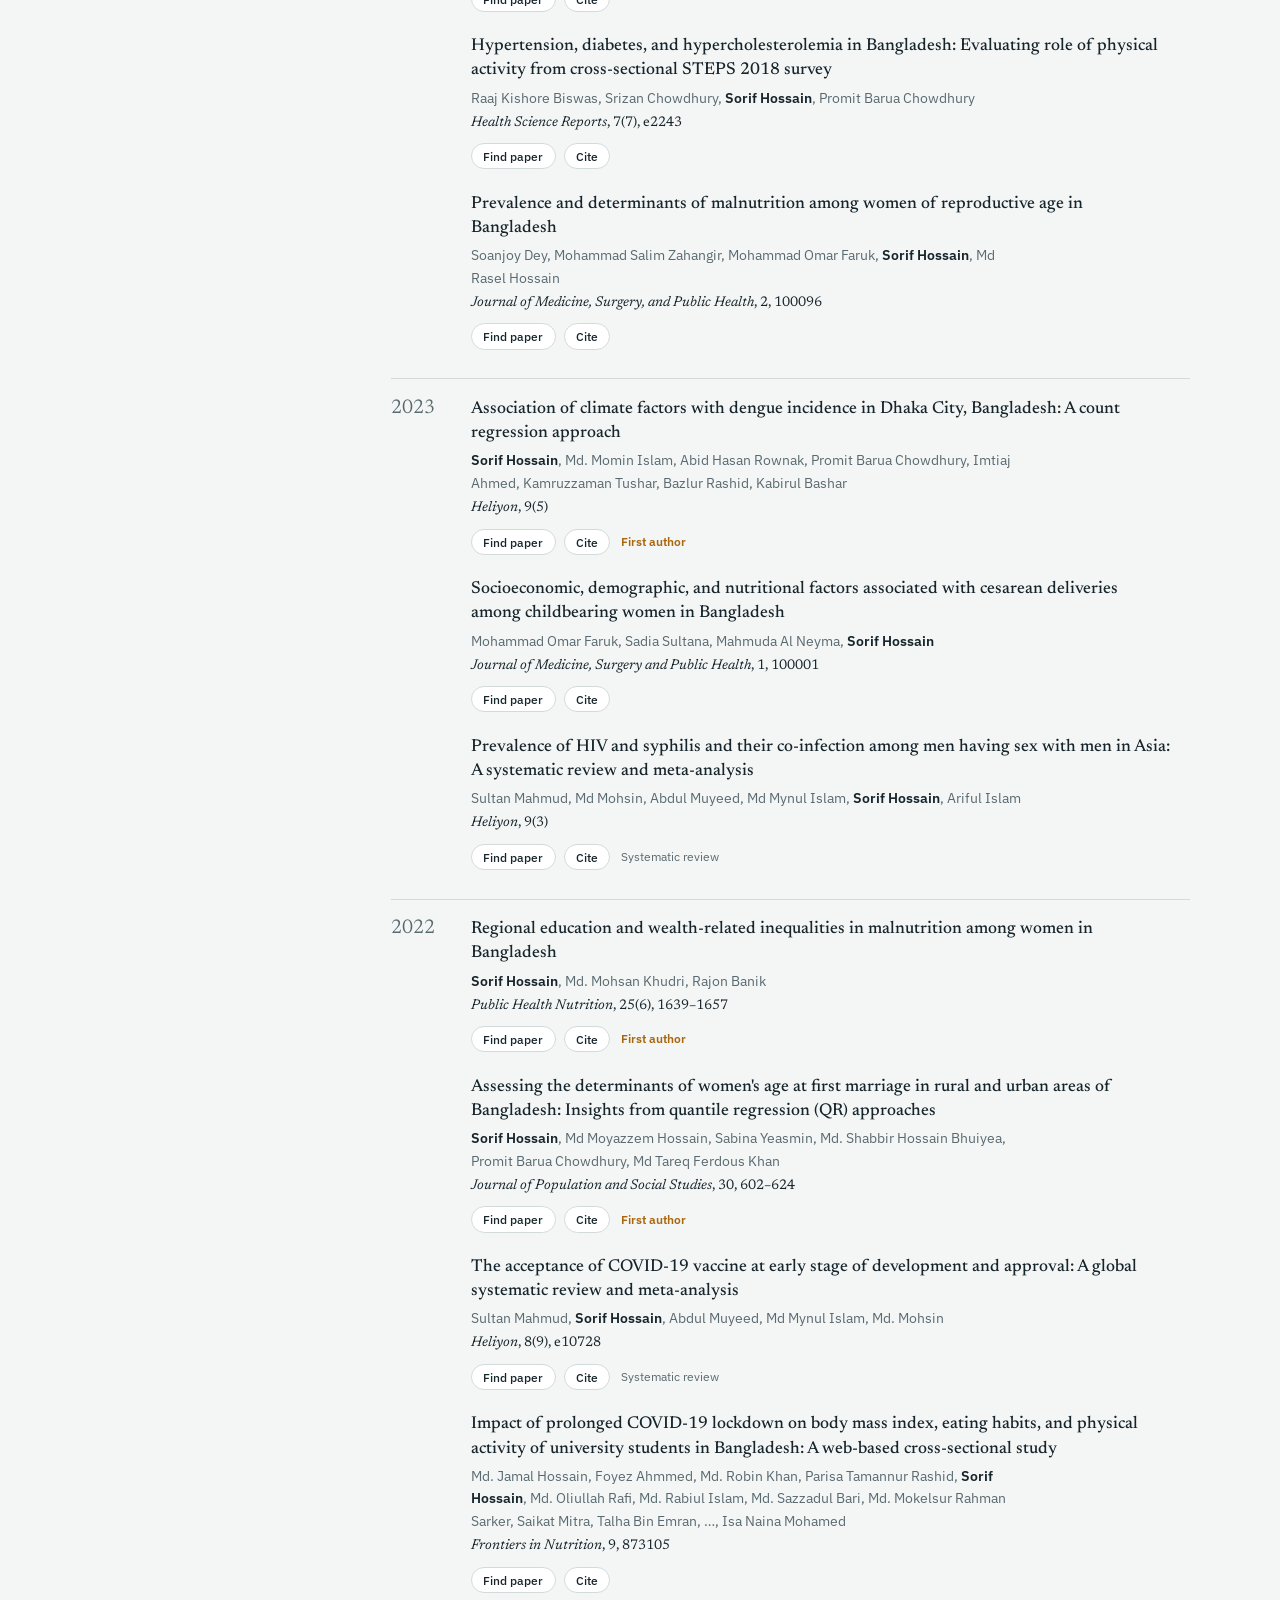
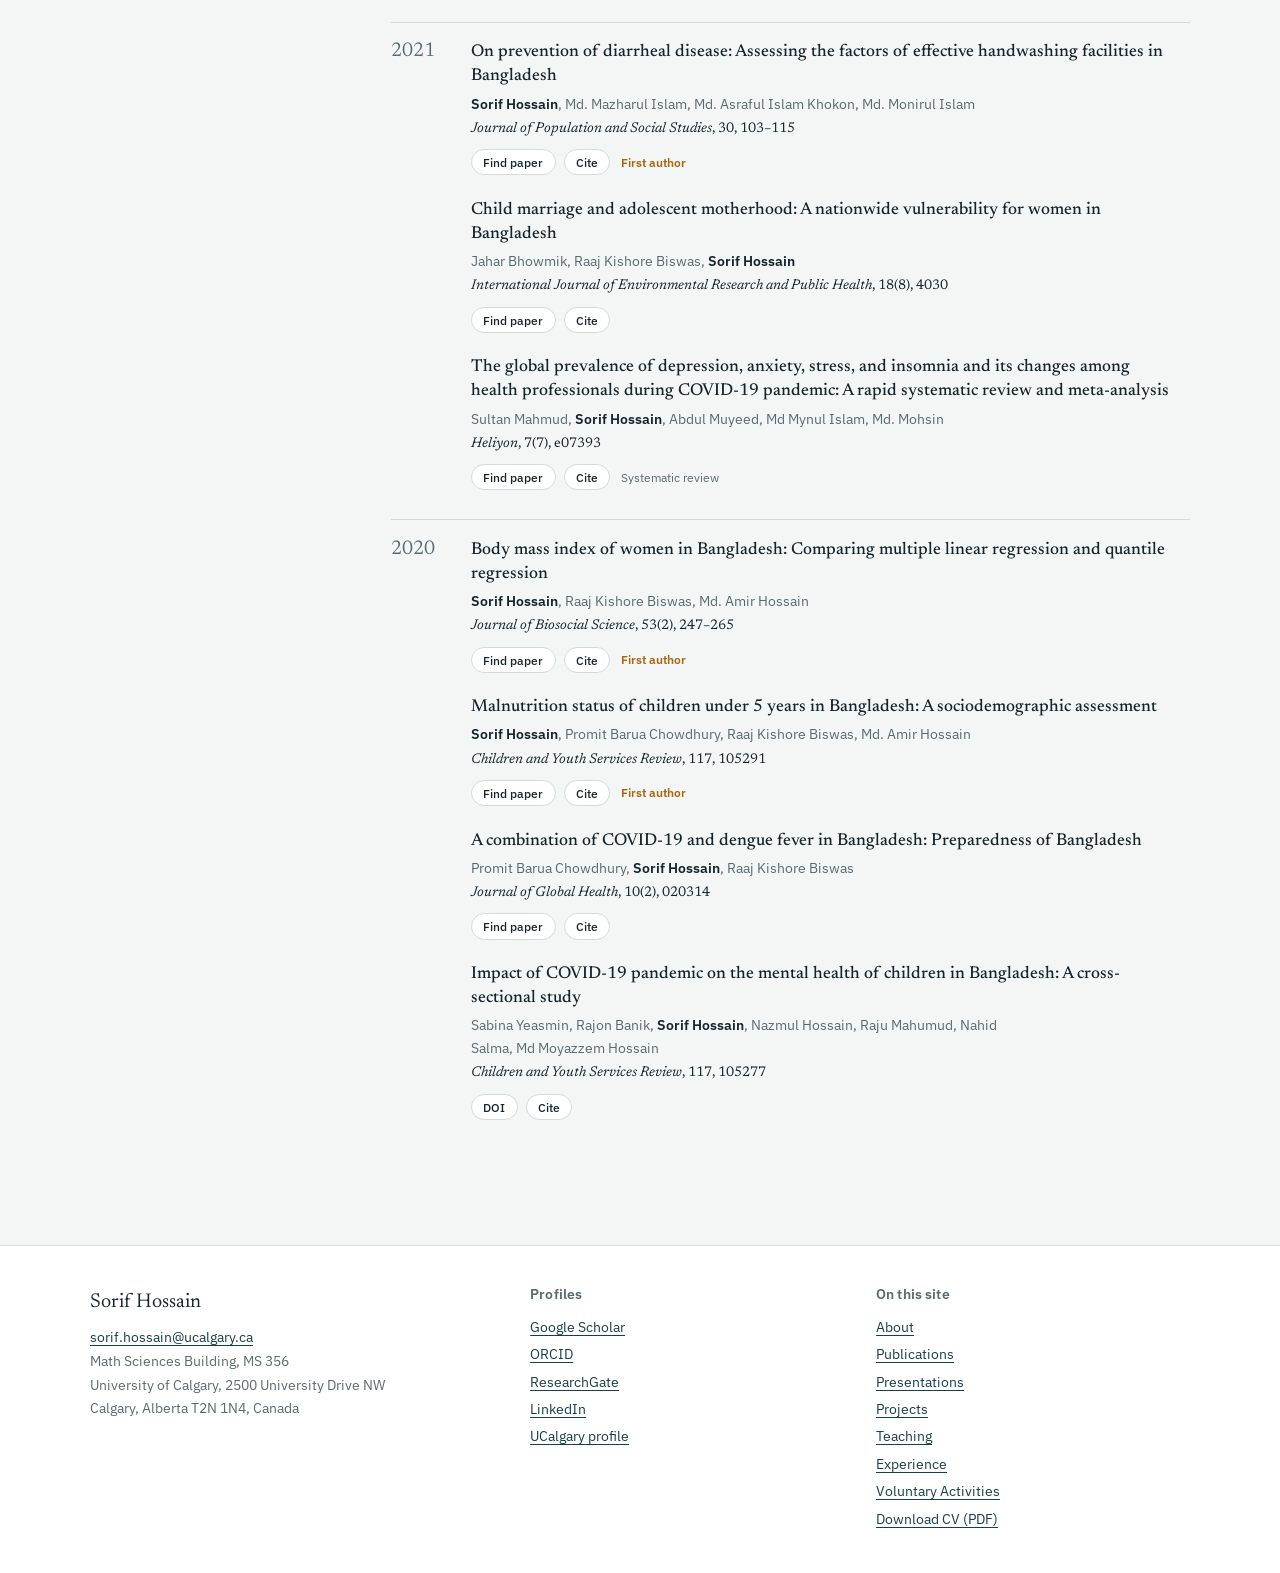
<file: publications.html>
<!DOCTYPE html>
<html lang="en">
<head>
  <meta charset="utf-8">
  <meta name="viewport" content="width=device-width, initial-scale=1, viewport-fit=cover">
  <title>Publications | Sorif Hossain</title>
  <meta name="description" content="Peer-reviewed publications and preprints by Sorif Hossain in biostatistics, epidemiology and public health.">
  <meta property="og:title" content="Publications | Sorif Hossain">
  <meta property="og:description" content="Peer-reviewed publications and preprints by Sorif Hossain in biostatistics, epidemiology and public health.">
  <link rel="icon" href="data:image/svg+xml,%3Csvg xmlns='http://www.w3.org/2000/svg' viewBox='0 0 64 64'%3E%3Crect width='64' height='64' rx='14' fill='%23173F4A'/%3E%3Cpath d='M8 48 C20 48 24 14 32 14 S44 48 56 48' stroke='%23E4A35A' stroke-width='6' fill='none' stroke-linecap='round'/%3E%3C/svg%3E">
  <link rel="preconnect" href="https://fonts.googleapis.com">
  <link rel="preconnect" href="https://fonts.gstatic.com" crossorigin>
  <link href="https://fonts.googleapis.com/css2?family=Newsreader:ital,opsz,wght@0,6..72,400;0,6..72,500;0,6..72,600;1,6..72,400;1,6..72,500&amp;family=IBM+Plex+Sans:wght@400;500;600&amp;display=swap" rel="stylesheet">
  <link rel="stylesheet" href="style.css">
  <script>try{var t=localStorage.getItem("theme");if(t)document.documentElement.setAttribute("data-theme",t)}catch(e){}</script>
</head>
<body>
  <div class="setup-warning" style="background:#fff3cd;color:#4d3a00;padding:12px 16px;font:15px/1.5 system-ui,sans-serif;border-bottom:1px solid #e0c36b">
    <strong>Setup check:</strong> this page can't find <code>style.css</code>, so it has no design. Keep <code>style.css</code> and <code>site.js</code> in the same folder as this page. If you opened it straight from the zip, extract the zip first. See README.md.
  </div>
  <a class="skip" href="#main">Skip to content</a>
  <header class="topbar">
    <div class="topbar-inner">
      <a class="brand" href="index.html">Sorif Hossain</a>
      <nav class="nav" aria-label="Main">
        <button class="nav-toggle" aria-expanded="false" aria-controls="nav-list">Menu</button>
        <ul id="nav-list">
          <li><a href="index.html">About</a></li>
          <li><a href="publications.html" aria-current="page">Publications</a></li>
          <li><a href="presentations.html">Presentations</a></li>
          <li><a href="projects.html">Projects</a></li>
          <li><a href="teaching.html">Teaching</a></li>
          <li><a href="experience.html">Experience</a></li>
          <li><a href="voluntary.html">Voluntary Activities</a></li>
        </ul>
      </nav>
      <a class="cv-pill" href="CV.pdf" download="Sorif_Hossain_CV.pdf"><svg viewBox="0 0 24 24" aria-hidden="true"><path fill="none" stroke="currentColor" stroke-width="2" stroke-linecap="round" stroke-linejoin="round" d="M12 4v11m0 0-4.5-4.5M12 15l4.5-4.5M5 19h14"/></svg>CV</a>
      <button class="theme" id="theme" aria-label="Switch between light and dark theme" title="Light / dark">
        <svg viewBox="0 0 24 24" width="18" height="18" aria-hidden="true"><path d="M12 3a9 9 0 1 0 9 9 7 7 0 0 1-9-9z" fill="currentColor"/></svg>
      </button>
    </div>
  </header>

  <main id="main" class="wrap">
    <header class="page-head">
      <h1>Publications</h1>
      <p>Journal articles, letters and preprints in epidemiology, public health and medical statistics. Citation counts and the newest additions are on <a href="https://scholar.google.com/citations?user=DqhjKJ0AAAAJ&amp;hl=en">Google Scholar</a>.</p>
    </header>

    <div class="pub-layout">
      <aside class="filters" aria-label="Filter publications">
        <label class="search"><span class="sr-only">Search publications</span>
          <input type="search" id="pub-q" placeholder="Search papers">
        </label>
        <div>
          <h3>Topic</h3>
          <div class="topic-list" id="topics" role="group" aria-label="Topic">
            <button type="button" class="topic" data-topic="all" aria-pressed="true">All topics <span class="n"></span></button>
            <button type="button" class="topic" data-topic="infectious" aria-pressed="false">Infectious disease &amp; climate <span class="n"></span></button>
            <button type="button" class="topic" data-topic="nutrition" aria-pressed="false">Nutrition &amp; body mass <span class="n"></span></button>
            <button type="button" class="topic" data-topic="maternal" aria-pressed="false">Maternal, child &amp; reproductive health <span class="n"></span></button>
            <button type="button" class="topic" data-topic="mental" aria-pressed="false">Mental health <span class="n"></span></button>
            <button type="button" class="topic" data-topic="chronic" aria-pressed="false">Chronic disease &amp; risk factors <span class="n"></span></button>
          </div>
        </div>
        <div class="filter-selects">
          <label><span class="flabel">Type</span>
          <select id="type-filter">
            <option value="all">All types</option>
            <option value="article">Journal articles</option>
            <option value="letter">Letters</option>
            <option value="preprint">Preprints</option>
          </select></label>
          <label><span class="flabel">Year</span>
          <select id="year-filter"><option value="all">All years</option></select></label>
          <div class="checks">
            <label><input type="checkbox" id="only-first">First-author papers</label>
            <label><input type="checkbox" id="only-review">Systematic reviews</label>
          </div>
        </div>
      </aside>
      <div>
        <p class="pub-count" id="pub-count" aria-live="polite">31 journal articles, 13 as first author</p>
        <div id="pub-list">
        <div class="pub-year">
          <h2>2026</h2>
          <ol>
            <li class="pub" data-year="2026" data-topic="nutrition" data-type="preprint" data-first="yes" data-review="no"
                data-title="Determinants of underweight and overweight among Bangladeshi women: Evidence from pooled BDHS data" data-authors="Sorif Hossain, Tonmoy Alam Shuvo" data-venue="Preprint" data-details="" data-doi="">
              <p class="pub-title">Determinants of underweight and overweight among Bangladeshi women: Evidence from pooled BDHS data</p>
              <p class="pub-authors"><b>Sorif Hossain</b>, Tonmoy Alam Shuvo</p>
              <p class="pub-venue">Preprint</p>
              <div class="pub-actions"><a class="btn small" href="https://scholar.google.com/scholar?q=%22Determinants+of+underweight+and+overweight+among+Bangladeshi+women%3A+Evidence+from+pooled+BDHS+data%22" rel="noopener">Find paper</a><button class="btn small cite-btn" type="button">Cite</button><span class="tag first">First author</span></div>
            </li>
            <li class="pub" data-year="2026" data-topic="chronic" data-type="preprint" data-first="yes" data-review="no"
                data-title="Examining the association between daily alcohol consumption and cardiovascular disease among Canadian adults" data-authors="Sorif Hossain, Tonmoy Alam Shuvo" data-venue="Preprint" data-details="" data-doi="">
              <p class="pub-title">Examining the association between daily alcohol consumption and cardiovascular disease among Canadian adults</p>
              <p class="pub-authors"><b>Sorif Hossain</b>, Tonmoy Alam Shuvo</p>
              <p class="pub-venue">Preprint</p>
              <div class="pub-actions"><a class="btn small" href="https://scholar.google.com/scholar?q=%22Examining+the+association+between+daily+alcohol+consumption+and+cardiovascular+disease+among+Canadian+adults%22" rel="noopener">Find paper</a><button class="btn small cite-btn" type="button">Cite</button><span class="tag first">First author</span></div>
            </li>
          </ol>
        </div>
        <div class="pub-year">
          <h2>2025</h2>
          <ol>
            <!-- CHECK: fill in the fifth author -->
            <li class="pub" data-year="2025" data-topic="infectious" data-type="article" data-first="yes" data-review="no"
                data-title="Spatial mapping of dengue incidence with climate factors at district levels in Bangladesh" data-authors="Sorif Hossain, Md. Abid Hasan, Md. Momin Islam, Kabirul Bashar, …, Rabiul Awal" data-venue="International Journal of Environmental Health Research" data-details="36(2)" data-doi="10.1080/09603123.2025.2511800">
              <p class="pub-title">Spatial mapping of dengue incidence with climate factors at district levels in Bangladesh</p>
              <p class="pub-authors"><b>Sorif Hossain</b>, Md. Abid Hasan, Md. Momin Islam, Kabirul Bashar, …, Rabiul Awal</p>
              <p class="pub-venue"><i>International Journal of Environmental Health Research</i>, 36(2)</p>
              <div class="pub-actions"><a class="btn small" href="https://doi.org/10.1080/09603123.2025.2511800" rel="noopener">DOI</a><button class="btn small cite-btn" type="button">Cite</button><span class="tag first">First author</span></div>
            </li>
            <!-- CHECK: add volume and DOI -->
            <li class="pub" data-year="2025" data-topic="mental" data-type="article" data-first="yes" data-review="no"
                data-title="Determinants of suicidal ideation and attempts among Thai adolescents: A mixed-effects modeling approach" data-authors="Sorif Hossain, Tonmoy Alam Shuvo, Nelufa Aktar" data-venue="Mental Health &amp; Prevention" data-details="" data-doi="">
              <p class="pub-title">Determinants of suicidal ideation and attempts among Thai adolescents: A mixed-effects modeling approach</p>
              <p class="pub-authors"><b>Sorif Hossain</b>, Tonmoy Alam Shuvo, Nelufa Aktar</p>
              <p class="pub-venue"><i>Mental Health &amp; Prevention</i></p>
              <div class="pub-actions"><a class="btn small" href="https://scholar.google.com/scholar?q=%22Determinants+of+suicidal+ideation+and+attempts+among+Thai+adolescents%3A+A+mixed-effects+modeling+approach%22" rel="noopener">Find paper</a><button class="btn small cite-btn" type="button">Cite</button><span class="tag first">First author</span></div>
            </li>
            <li class="pub" data-year="2025" data-topic="maternal" data-type="article" data-first="no" data-review="no"
                data-title="Parental socioeconomic, demographic, and neonatal factors influencing infants&#x27; low birth weight: A cross-sectional study in Bangladesh" data-authors="Md. Rasel Hossain, Susmita Begum, Mahmuda Al Neyma, Kabir Hossain, Mohammad Omar Faruk, Sorif Hossain, Humayra Afnan" data-venue="Health Science Reports" data-details="8, e71146" data-doi="10.1002/hsr2.71146">
              <p class="pub-title">Parental socioeconomic, demographic, and neonatal factors influencing infants&#x27; low birth weight: A cross-sectional study in Bangladesh</p>
              <p class="pub-authors">Md. Rasel Hossain, Susmita Begum, Mahmuda Al Neyma, Kabir Hossain, Mohammad Omar Faruk, <b>Sorif Hossain</b>, Humayra Afnan</p>
              <p class="pub-venue"><i>Health Science Reports</i>, 8, e71146</p>
              <div class="pub-actions"><a class="btn small" href="https://doi.org/10.1002/hsr2.71146" rel="noopener">DOI</a><button class="btn small cite-btn" type="button">Cite</button><span class="tag first">Corresponding author</span></div>
            </li>
            <li class="pub" data-year="2025" data-topic="chronic" data-type="article" data-first="no" data-review="no"
                data-title="Risk factors associated with low back pain in Bangladesh: A cross-sectional study conducted in 2023" data-authors="Mohammad Omar Faruk, Najma Begum, Kabir Hossain, Md. Sahidur Rahman, Sorif Hossain" data-venue="Health Science Reports" data-details="8, e71151" data-doi="10.1002/hsr2.71151">
              <p class="pub-title">Risk factors associated with low back pain in Bangladesh: A cross-sectional study conducted in 2023</p>
              <p class="pub-authors">Mohammad Omar Faruk, Najma Begum, Kabir Hossain, Md. Sahidur Rahman, <b>Sorif Hossain</b></p>
              <p class="pub-venue"><i>Health Science Reports</i>, 8, e71151</p>
              <div class="pub-actions"><a class="btn small" href="https://doi.org/10.1002/hsr2.71151" rel="noopener">DOI</a><button class="btn small cite-btn" type="button">Cite</button></div>
            </li>
            <!-- CHECK: add volume and DOI -->
            <li class="pub" data-year="2025" data-topic="mental" data-type="article" data-first="no" data-review="no"
                data-title="Suicide attempts among female adolescents: A study of risk factors in the Philippines" data-authors="Tonmoy Alam Shuvo, Sorif Hossain, Riyadh Hossain, Nelufa Aktar" data-venue="Asian Journal of Psychiatry" data-details="" data-doi="">
              <p class="pub-title">Suicide attempts among female adolescents: A study of risk factors in the Philippines</p>
              <p class="pub-authors">Tonmoy Alam Shuvo, <b>Sorif Hossain</b>, Riyadh Hossain, Nelufa Aktar</p>
              <p class="pub-venue"><i>Asian Journal of Psychiatry</i></p>
              <div class="pub-actions"><a class="btn small" href="https://scholar.google.com/scholar?q=%22Suicide+attempts+among+female+adolescents%3A+A+study+of+risk+factors+in+the+Philippines%22" rel="noopener">Find paper</a><button class="btn small cite-btn" type="button">Cite</button></div>
            </li>
            <!-- CHECK: complete the author list -->
            <li class="pub" data-year="2025" data-topic="chronic" data-type="article" data-first="no" data-review="yes"
                data-title="Smoking among females in Bangladesh: A systematic review and meta-analysis" data-authors="Tonmoy Alam Shuvo, Kabir Hossain, Sorif Hossain, …, Dipu Rani Dey" data-venue="Journal of Medicine, Surgery, and Public Health" data-details="" data-doi="">
              <p class="pub-title">Smoking among females in Bangladesh: A systematic review and meta-analysis</p>
              <p class="pub-authors">Tonmoy Alam Shuvo, Kabir Hossain, <b>Sorif Hossain</b>, …, Dipu Rani Dey</p>
              <p class="pub-venue"><i>Journal of Medicine, Surgery, and Public Health</i></p>
              <div class="pub-actions"><a class="btn small" href="https://scholar.google.com/scholar?q=%22Smoking+among+females+in+Bangladesh%3A+A+systematic+review+and+meta-analysis%22" rel="noopener">Find paper</a><button class="btn small cite-btn" type="button">Cite</button><span class="tag">Systematic review</span></div>
            </li>
          </ol>
        </div>
        <div class="pub-year">
          <h2>2024</h2>
          <ol>
            <li class="pub" data-year="2024" data-topic="infectious" data-type="article" data-first="no" data-review="no"
                data-title="Time series patterns of dengue and associated climate variables in Bangladesh and Singapore (2000–2020): a comparative study of statistical models to forecast dengue cases" data-authors="ASM Maksud Kamal, Md. Momin Islam, Md. Tauhedul Islam, Sorif Hossain" data-venue="International Journal of Environmental Health Research" data-details="" data-doi="">
              <p class="pub-title">Time series patterns of dengue and associated climate variables in Bangladesh and Singapore (2000–2020): a comparative study of statistical models to forecast dengue cases</p>
              <p class="pub-authors">ASM Maksud Kamal, Md. Momin Islam, Md. Tauhedul Islam, <b>Sorif Hossain</b></p>
              <p class="pub-venue"><i>International Journal of Environmental Health Research</i></p>
              <div class="pub-actions"><a class="btn small" href="https://scholar.google.com/scholar?q=%22Time+series+patterns+of+dengue+and+associated+climate+variables+in+Bangladesh+and+Singapore+%282000%E2%80%932020%29%3A+a+comparative+study+of+statistical+models+to+forecast+dengue+cases%22" rel="noopener">Find paper</a><button class="btn small cite-btn" type="button">Cite</button></div>
            </li>
            <li class="pub" data-year="2024" data-topic="chronic" data-type="letter" data-first="no" data-review="no"
                data-title="Response to the letter to the editor: Prevalence of stroke in Bangladesh: a systematic review and meta-analysis" data-authors="Tonmoy Alam Shuvo, Asma-Ul Hosna, Kabir Hossain, Sorif Hossain" data-venue="Journal of Stroke and Cerebrovascular Diseases" data-details="" data-doi="">
              <p class="pub-title">Response to the letter to the editor: Prevalence of stroke in Bangladesh: a systematic review and meta-analysis</p>
              <p class="pub-authors">Tonmoy Alam Shuvo, Asma-Ul Hosna, Kabir Hossain, <b>Sorif Hossain</b></p>
              <p class="pub-venue"><i>Journal of Stroke and Cerebrovascular Diseases</i></p>
              <div class="pub-actions"><a class="btn small" href="https://scholar.google.com/scholar?q=%22Response+to+the+letter+to+the+editor%3A+Prevalence+of+stroke+in+Bangladesh%3A+a+systematic+review+and+meta-analysis%22" rel="noopener">Find paper</a><button class="btn small cite-btn" type="button">Cite</button><span class="tag">Letter</span></div>
            </li>
            <!-- CHECK: ResearchGate lists the authors as Shuvo, Mia, Hossain -->
            <li class="pub" data-year="2024" data-topic="nutrition" data-type="article" data-first="yes" data-review="no"
                data-title="Factors associated with underweight and overweight prevalence among children in Bangladesh" data-authors="Sorif Hossain, Tonmoy Alam Shuvo, Nahid Mia" data-venue="Journal of Medicine, Surgery, and Public Health" data-details="3, 100110" data-doi="">
              <p class="pub-title">Factors associated with underweight and overweight prevalence among children in Bangladesh</p>
              <p class="pub-authors"><b>Sorif Hossain</b>, Tonmoy Alam Shuvo, Nahid Mia</p>
              <p class="pub-venue"><i>Journal of Medicine, Surgery, and Public Health</i>, 3, 100110</p>
              <div class="pub-actions"><a class="btn small" href="https://scholar.google.com/scholar?q=%22Factors+associated+with+underweight+and+overweight+prevalence+among+children+in+Bangladesh%22" rel="noopener">Find paper</a><button class="btn small cite-btn" type="button">Cite</button><span class="tag first">First author</span></div>
            </li>
            <li class="pub" data-year="2024" data-topic="maternal" data-type="article" data-first="yes" data-review="no"
                data-title="Association between the salinity level with miscarriage and unintended pregnancy in Bangladesh" data-authors="Sorif Hossain, Md Abid Hasan, Mohammad Omar Faruk, Muhammad Abdus Salam" data-venue="Heliyon" data-details="10(1)" data-doi="">
              <p class="pub-title">Association between the salinity level with miscarriage and unintended pregnancy in Bangladesh</p>
              <p class="pub-authors"><b>Sorif Hossain</b>, Md Abid Hasan, Mohammad Omar Faruk, Muhammad Abdus Salam</p>
              <p class="pub-venue"><i>Heliyon</i>, 10(1)</p>
              <div class="pub-actions"><a class="btn small" href="https://scholar.google.com/scholar?q=%22Association+between+the+salinity+level+with+miscarriage+and+unintended+pregnancy+in+Bangladesh%22" rel="noopener">Find paper</a><button class="btn small cite-btn" type="button">Cite</button><span class="tag first">First author</span></div>
            </li>
            <li class="pub" data-year="2024" data-topic="chronic" data-type="article" data-first="yes" data-review="no"
                data-title="Machine learning approach for predicting cardiovascular disease in Bangladesh: evidence from a cross-sectional study in 2023" data-authors="Sorif Hossain, Mohammad Kamrul Hasan, Mohammad Omar Faruk, Nelufa Aktar, Riyadh Hossain, Kabir Hossain" data-venue="BMC Cardiovascular Disorders" data-details="24(1), 214" data-doi="">
              <p class="pub-title">Machine learning approach for predicting cardiovascular disease in Bangladesh: evidence from a cross-sectional study in 2023</p>
              <p class="pub-authors"><b>Sorif Hossain</b>, Mohammad Kamrul Hasan, Mohammad Omar Faruk, Nelufa Aktar, Riyadh Hossain, Kabir Hossain</p>
              <p class="pub-venue"><i>BMC Cardiovascular Disorders</i>, 24(1), 214</p>
              <div class="pub-actions"><a class="btn small" href="https://scholar.google.com/scholar?q=%22Machine+learning+approach+for+predicting+cardiovascular+disease+in+Bangladesh%3A+evidence+from+a+cross-sectional+study+in+2023%22" rel="noopener">Find paper</a><button class="btn small cite-btn" type="button">Cite</button><span class="tag first">First author</span></div>
            </li>
            <li class="pub" data-year="2024" data-topic="maternal" data-type="article" data-first="yes" data-review="yes"
                data-title="Contraceptive uses among married women in Bangladesh: a systematic review and meta-analyses" data-authors="Sorif Hossain, Papri Tahmina Akter, Md. Momin Islam, Promit Barua Chowdhury, Md. Mohsin, Md Mohsan Khudri" data-venue="Journal of Health, Population and Nutrition" data-details="43(1), 10" data-doi="">
              <p class="pub-title">Contraceptive uses among married women in Bangladesh: a systematic review and meta-analyses</p>
              <p class="pub-authors"><b>Sorif Hossain</b>, Papri Tahmina Akter, Md. Momin Islam, Promit Barua Chowdhury, Md. Mohsin, Md Mohsan Khudri</p>
              <p class="pub-venue"><i>Journal of Health, Population and Nutrition</i>, 43(1), 10</p>
              <div class="pub-actions"><a class="btn small" href="https://scholar.google.com/scholar?q=%22Contraceptive+uses+among+married+women+in+Bangladesh%3A+a+systematic+review+and+meta-analyses%22" rel="noopener">Find paper</a><button class="btn small cite-btn" type="button">Cite</button><span class="tag first">First author</span><span class="tag">Systematic review</span></div>
            </li>
            <li class="pub" data-year="2024" data-topic="mental" data-type="article" data-first="yes" data-review="no"
                data-title="Addictive behavior and mental health of adolescents aged 11–17 years in Bangladesh in 2014: A cross-sectional study" data-authors="Sorif Hossain, Promit Barua Chowdhury, Md. Mohsin, Raaj Kishore Biswas" data-venue="Health Science Reports" data-details="7(7), e2231" data-doi="">
              <p class="pub-title">Addictive behavior and mental health of adolescents aged 11–17 years in Bangladesh in 2014: A cross-sectional study</p>
              <p class="pub-authors"><b>Sorif Hossain</b>, Promit Barua Chowdhury, Md. Mohsin, Raaj Kishore Biswas</p>
              <p class="pub-venue"><i>Health Science Reports</i>, 7(7), e2231</p>
              <div class="pub-actions"><a class="btn small" href="https://scholar.google.com/scholar?q=%22Addictive+behavior+and+mental+health+of+adolescents+aged+11%E2%80%9317+years+in+Bangladesh+in+2014%3A+A+cross-sectional+study%22" rel="noopener">Find paper</a><button class="btn small cite-btn" type="button">Cite</button><span class="tag first">First author</span></div>
            </li>
            <li class="pub" data-year="2024" data-topic="chronic" data-type="article" data-first="no" data-review="yes"
                data-title="Prevalence of stroke in Bangladesh: a systematic review and meta-analysis" data-authors="Tonmoy Alam Shuvo, Asma-Ul Hosna, Kabir Hossain, Sorif Hossain" data-venue="Journal of Stroke and Cerebrovascular Diseases" data-details="108017" data-doi="">
              <p class="pub-title">Prevalence of stroke in Bangladesh: a systematic review and meta-analysis</p>
              <p class="pub-authors">Tonmoy Alam Shuvo, Asma-Ul Hosna, Kabir Hossain, <b>Sorif Hossain</b></p>
              <p class="pub-venue"><i>Journal of Stroke and Cerebrovascular Diseases</i>, 108017</p>
              <div class="pub-actions"><a class="btn small" href="https://scholar.google.com/scholar?q=%22Prevalence+of+stroke+in+Bangladesh%3A+a+systematic+review+and+meta-analysis%22" rel="noopener">Find paper</a><button class="btn small cite-btn" type="button">Cite</button><span class="tag">Systematic review</span></div>
            </li>
            <li class="pub" data-year="2024" data-topic="infectious" data-type="article" data-first="no" data-review="no"
                data-title="Impact of climate change on dengue incidence in Singapore: time-series seasonal analysis" data-authors="Md Tauhedul Islam, ASM Maksud Kamal, Md Momin Islam, Sorif Hossain" data-venue="International Journal of Environmental Health Research" data-details="1–11" data-doi="10.1080/09603123.2024.2337827">
              <p class="pub-title">Impact of climate change on dengue incidence in Singapore: time-series seasonal analysis</p>
              <p class="pub-authors">Md Tauhedul Islam, ASM Maksud Kamal, Md Momin Islam, <b>Sorif Hossain</b></p>
              <p class="pub-venue"><i>International Journal of Environmental Health Research</i>, 1–11</p>
              <div class="pub-actions"><a class="btn small" href="https://doi.org/10.1080/09603123.2024.2337827" rel="noopener">DOI</a><button class="btn small cite-btn" type="button">Cite</button></div>
            </li>
            <li class="pub" data-year="2024" data-topic="nutrition" data-type="article" data-first="no" data-review="no"
                data-title="Explaining the role of socioeconomic, healthcare access and infrastructural shifts in nutritional transition among women in Bangladesh between 2004 and 2018" data-authors="Md Mohsan Khudri, Promit Barua Chowdhury, Sorif Hossain, Karar Zunaid Ahsan" data-venue="Public Health" data-details="236, 268–273" data-doi="">
              <p class="pub-title">Explaining the role of socioeconomic, healthcare access and infrastructural shifts in nutritional transition among women in Bangladesh between 2004 and 2018</p>
              <p class="pub-authors">Md Mohsan Khudri, Promit Barua Chowdhury, <b>Sorif Hossain</b>, Karar Zunaid Ahsan</p>
              <p class="pub-venue"><i>Public Health</i>, 236, 268–273</p>
              <div class="pub-actions"><a class="btn small" href="https://scholar.google.com/scholar?q=%22Explaining+the+role+of+socioeconomic%2C+healthcare+access+and+infrastructural+shifts+in+nutritional+transition+among+women+in+Bangladesh+between+2004+and+2018%22" rel="noopener">Find paper</a><button class="btn small cite-btn" type="button">Cite</button></div>
            </li>
            <li class="pub" data-year="2024" data-topic="chronic" data-type="article" data-first="no" data-review="no"
                data-title="Hypertension, diabetes, and hypercholesterolemia in Bangladesh: Evaluating role of physical activity from cross-sectional STEPS 2018 survey" data-authors="Raaj Kishore Biswas, Srizan Chowdhury, Sorif Hossain, Promit Barua Chowdhury" data-venue="Health Science Reports" data-details="7(7), e2243" data-doi="">
              <p class="pub-title">Hypertension, diabetes, and hypercholesterolemia in Bangladesh: Evaluating role of physical activity from cross-sectional STEPS 2018 survey</p>
              <p class="pub-authors">Raaj Kishore Biswas, Srizan Chowdhury, <b>Sorif Hossain</b>, Promit Barua Chowdhury</p>
              <p class="pub-venue"><i>Health Science Reports</i>, 7(7), e2243</p>
              <div class="pub-actions"><a class="btn small" href="https://scholar.google.com/scholar?q=%22Hypertension%2C+diabetes%2C+and+hypercholesterolemia+in+Bangladesh%3A+Evaluating+role+of+physical+activity+from+cross-sectional+STEPS+2018+survey%22" rel="noopener">Find paper</a><button class="btn small cite-btn" type="button">Cite</button></div>
            </li>
            <li class="pub" data-year="2024" data-topic="nutrition" data-type="article" data-first="no" data-review="no"
                data-title="Prevalence and determinants of malnutrition among women of reproductive age in Bangladesh" data-authors="Soanjoy Dey, Mohammad Salim Zahangir, Mohammad Omar Faruk, Sorif Hossain, Md Rasel Hossain" data-venue="Journal of Medicine, Surgery, and Public Health" data-details="2, 100096" data-doi="">
              <p class="pub-title">Prevalence and determinants of malnutrition among women of reproductive age in Bangladesh</p>
              <p class="pub-authors">Soanjoy Dey, Mohammad Salim Zahangir, Mohammad Omar Faruk, <b>Sorif Hossain</b>, Md Rasel Hossain</p>
              <p class="pub-venue"><i>Journal of Medicine, Surgery, and Public Health</i>, 2, 100096</p>
              <div class="pub-actions"><a class="btn small" href="https://scholar.google.com/scholar?q=%22Prevalence+and+determinants+of+malnutrition+among+women+of+reproductive+age+in+Bangladesh%22" rel="noopener">Find paper</a><button class="btn small cite-btn" type="button">Cite</button></div>
            </li>
          </ol>
        </div>
        <div class="pub-year">
          <h2>2023</h2>
          <ol>
            <li class="pub" data-year="2023" data-topic="infectious" data-type="article" data-first="yes" data-review="no"
                data-title="Association of climate factors with dengue incidence in Dhaka City, Bangladesh: A count regression approach" data-authors="Sorif Hossain, Md. Momin Islam, Abid Hasan Rownak, Promit Barua Chowdhury, Imtiaj Ahmed, Kamruzzaman Tushar, Bazlur Rashid, Kabirul Bashar" data-venue="Heliyon" data-details="9(5)" data-doi="">
              <p class="pub-title">Association of climate factors with dengue incidence in Dhaka City, Bangladesh: A count regression approach</p>
              <p class="pub-authors"><b>Sorif Hossain</b>, Md. Momin Islam, Abid Hasan Rownak, Promit Barua Chowdhury, Imtiaj Ahmed, Kamruzzaman Tushar, Bazlur Rashid, Kabirul Bashar</p>
              <p class="pub-venue"><i>Heliyon</i>, 9(5)</p>
              <div class="pub-actions"><a class="btn small" href="https://scholar.google.com/scholar?q=%22Association+of+climate+factors+with+dengue+incidence+in+Dhaka+City%2C+Bangladesh%3A+A+count+regression+approach%22" rel="noopener">Find paper</a><button class="btn small cite-btn" type="button">Cite</button><span class="tag first">First author</span></div>
            </li>
            <li class="pub" data-year="2023" data-topic="maternal" data-type="article" data-first="no" data-review="no"
                data-title="Socioeconomic, demographic, and nutritional factors associated with cesarean deliveries among childbearing women in Bangladesh" data-authors="Mohammad Omar Faruk, Sadia Sultana, Mahmuda Al Neyma, Sorif Hossain" data-venue="Journal of Medicine, Surgery and Public Health" data-details="1, 100001" data-doi="">
              <p class="pub-title">Socioeconomic, demographic, and nutritional factors associated with cesarean deliveries among childbearing women in Bangladesh</p>
              <p class="pub-authors">Mohammad Omar Faruk, Sadia Sultana, Mahmuda Al Neyma, <b>Sorif Hossain</b></p>
              <p class="pub-venue"><i>Journal of Medicine, Surgery and Public Health</i>, 1, 100001</p>
              <div class="pub-actions"><a class="btn small" href="https://scholar.google.com/scholar?q=%22Socioeconomic%2C+demographic%2C+and+nutritional+factors+associated+with+cesarean+deliveries+among+childbearing+women+in+Bangladesh%22" rel="noopener">Find paper</a><button class="btn small cite-btn" type="button">Cite</button></div>
            </li>
            <li class="pub" data-year="2023" data-topic="infectious" data-type="article" data-first="no" data-review="yes"
                data-title="Prevalence of HIV and syphilis and their co-infection among men having sex with men in Asia: A systematic review and meta-analysis" data-authors="Sultan Mahmud, Md Mohsin, Abdul Muyeed, Md Mynul Islam, Sorif Hossain, Ariful Islam" data-venue="Heliyon" data-details="9(3)" data-doi="">
              <p class="pub-title">Prevalence of HIV and syphilis and their co-infection among men having sex with men in Asia: A systematic review and meta-analysis</p>
              <p class="pub-authors">Sultan Mahmud, Md Mohsin, Abdul Muyeed, Md Mynul Islam, <b>Sorif Hossain</b>, Ariful Islam</p>
              <p class="pub-venue"><i>Heliyon</i>, 9(3)</p>
              <div class="pub-actions"><a class="btn small" href="https://scholar.google.com/scholar?q=%22Prevalence+of+HIV+and+syphilis+and+their+co-infection+among+men+having+sex+with+men+in+Asia%3A+A+systematic+review+and+meta-analysis%22" rel="noopener">Find paper</a><button class="btn small cite-btn" type="button">Cite</button><span class="tag">Systematic review</span></div>
            </li>
          </ol>
        </div>
        <div class="pub-year">
          <h2>2022</h2>
          <ol>
            <li class="pub" data-year="2022" data-topic="nutrition" data-type="article" data-first="yes" data-review="no"
                data-title="Regional education and wealth-related inequalities in malnutrition among women in Bangladesh" data-authors="Sorif Hossain, Md. Mohsan Khudri, Rajon Banik" data-venue="Public Health Nutrition" data-details="25(6), 1639–1657" data-doi="">
              <p class="pub-title">Regional education and wealth-related inequalities in malnutrition among women in Bangladesh</p>
              <p class="pub-authors"><b>Sorif Hossain</b>, Md. Mohsan Khudri, Rajon Banik</p>
              <p class="pub-venue"><i>Public Health Nutrition</i>, 25(6), 1639–1657</p>
              <div class="pub-actions"><a class="btn small" href="https://scholar.google.com/scholar?q=%22Regional+education+and+wealth-related+inequalities+in+malnutrition+among+women+in+Bangladesh%22" rel="noopener">Find paper</a><button class="btn small cite-btn" type="button">Cite</button><span class="tag first">First author</span></div>
            </li>
            <li class="pub" data-year="2022" data-topic="maternal" data-type="article" data-first="yes" data-review="no"
                data-title="Assessing the determinants of women&#x27;s age at first marriage in rural and urban areas of Bangladesh: Insights from quantile regression (QR) approaches" data-authors="Sorif Hossain, Md Moyazzem Hossain, Sabina Yeasmin, Md. Shabbir Hossain Bhuiyea, Promit Barua Chowdhury, Md Tareq Ferdous Khan" data-venue="Journal of Population and Social Studies" data-details="30, 602–624" data-doi="">
              <p class="pub-title">Assessing the determinants of women&#x27;s age at first marriage in rural and urban areas of Bangladesh: Insights from quantile regression (QR) approaches</p>
              <p class="pub-authors"><b>Sorif Hossain</b>, Md Moyazzem Hossain, Sabina Yeasmin, Md. Shabbir Hossain Bhuiyea, Promit Barua Chowdhury, Md Tareq Ferdous Khan</p>
              <p class="pub-venue"><i>Journal of Population and Social Studies</i>, 30, 602–624</p>
              <div class="pub-actions"><a class="btn small" href="https://scholar.google.com/scholar?q=%22Assessing+the+determinants+of+women%27s+age+at+first+marriage+in+rural+and+urban+areas+of+Bangladesh%3A+Insights+from+quantile+regression+%28QR%29+approaches%22" rel="noopener">Find paper</a><button class="btn small cite-btn" type="button">Cite</button><span class="tag first">First author</span></div>
            </li>
            <li class="pub" data-year="2022" data-topic="infectious" data-type="article" data-first="no" data-review="yes"
                data-title="The acceptance of COVID-19 vaccine at early stage of development and approval: A global systematic review and meta-analysis" data-authors="Sultan Mahmud, Sorif Hossain, Abdul Muyeed, Md Mynul Islam, Md. Mohsin" data-venue="Heliyon" data-details="8(9), e10728" data-doi="">
              <p class="pub-title">The acceptance of COVID-19 vaccine at early stage of development and approval: A global systematic review and meta-analysis</p>
              <p class="pub-authors">Sultan Mahmud, <b>Sorif Hossain</b>, Abdul Muyeed, Md Mynul Islam, Md. Mohsin</p>
              <p class="pub-venue"><i>Heliyon</i>, 8(9), e10728</p>
              <div class="pub-actions"><a class="btn small" href="https://scholar.google.com/scholar?q=%22The+acceptance+of+COVID-19+vaccine+at+early+stage+of+development+and+approval%3A+A+global+systematic+review+and+meta-analysis%22" rel="noopener">Find paper</a><button class="btn small cite-btn" type="button">Cite</button><span class="tag">Systematic review</span></div>
            </li>
            <!-- CHECK: complete the author list -->
            <li class="pub" data-year="2022" data-topic="nutrition" data-type="article" data-first="no" data-review="no"
                data-title="Impact of prolonged COVID-19 lockdown on body mass index, eating habits, and physical activity of university students in Bangladesh: A web-based cross-sectional study" data-authors="Md. Jamal Hossain, Foyez Ahmmed, Md. Robin Khan, Parisa Tamannur Rashid, Sorif Hossain, Md. Oliullah Rafi, Md. Rabiul Islam, Md. Sazzadul Bari, Md. Mokelsur Rahman Sarker, Saikat Mitra, Talha Bin Emran, …, Isa Naina Mohamed" data-venue="Frontiers in Nutrition" data-details="9, 873105" data-doi="">
              <p class="pub-title">Impact of prolonged COVID-19 lockdown on body mass index, eating habits, and physical activity of university students in Bangladesh: A web-based cross-sectional study</p>
              <p class="pub-authors">Md. Jamal Hossain, Foyez Ahmmed, Md. Robin Khan, Parisa Tamannur Rashid, <b>Sorif Hossain</b>, Md. Oliullah Rafi, Md. Rabiul Islam, Md. Sazzadul Bari, Md. Mokelsur Rahman Sarker, Saikat Mitra, Talha Bin Emran, …, Isa Naina Mohamed</p>
              <p class="pub-venue"><i>Frontiers in Nutrition</i>, 9, 873105</p>
              <div class="pub-actions"><a class="btn small" href="https://scholar.google.com/scholar?q=%22Impact+of+prolonged+COVID-19+lockdown+on+body+mass+index%2C+eating+habits%2C+and+physical+activity+of+university+students+in+Bangladesh%3A+A+web-based+cross-sectional+study%22" rel="noopener">Find paper</a><button class="btn small cite-btn" type="button">Cite</button></div>
            </li>
          </ol>
        </div>
        <div class="pub-year">
          <h2>2021</h2>
          <ol>
            <li class="pub" data-year="2021" data-topic="infectious" data-type="article" data-first="yes" data-review="no"
                data-title="On prevention of diarrheal disease: Assessing the factors of effective handwashing facilities in Bangladesh" data-authors="Sorif Hossain, Md. Mazharul Islam, Md. Asraful Islam Khokon, Md. Monirul Islam" data-venue="Journal of Population and Social Studies" data-details="30, 103–115" data-doi="">
              <p class="pub-title">On prevention of diarrheal disease: Assessing the factors of effective handwashing facilities in Bangladesh</p>
              <p class="pub-authors"><b>Sorif Hossain</b>, Md. Mazharul Islam, Md. Asraful Islam Khokon, Md. Monirul Islam</p>
              <p class="pub-venue"><i>Journal of Population and Social Studies</i>, 30, 103–115</p>
              <div class="pub-actions"><a class="btn small" href="https://scholar.google.com/scholar?q=%22On+prevention+of+diarrheal+disease%3A+Assessing+the+factors+of+effective+handwashing+facilities+in+Bangladesh%22" rel="noopener">Find paper</a><button class="btn small cite-btn" type="button">Cite</button><span class="tag first">First author</span></div>
            </li>
            <li class="pub" data-year="2021" data-topic="maternal" data-type="article" data-first="no" data-review="no"
                data-title="Child marriage and adolescent motherhood: A nationwide vulnerability for women in Bangladesh" data-authors="Jahar Bhowmik, Raaj Kishore Biswas, Sorif Hossain" data-venue="International Journal of Environmental Research and Public Health" data-details="18(8), 4030" data-doi="">
              <p class="pub-title">Child marriage and adolescent motherhood: A nationwide vulnerability for women in Bangladesh</p>
              <p class="pub-authors">Jahar Bhowmik, Raaj Kishore Biswas, <b>Sorif Hossain</b></p>
              <p class="pub-venue"><i>International Journal of Environmental Research and Public Health</i>, 18(8), 4030</p>
              <div class="pub-actions"><a class="btn small" href="https://scholar.google.com/scholar?q=%22Child+marriage+and+adolescent+motherhood%3A+A+nationwide+vulnerability+for+women+in+Bangladesh%22" rel="noopener">Find paper</a><button class="btn small cite-btn" type="button">Cite</button></div>
            </li>
            <li class="pub" data-year="2021" data-topic="mental" data-type="article" data-first="no" data-review="yes"
                data-title="The global prevalence of depression, anxiety, stress, and insomnia and its changes among health professionals during COVID-19 pandemic: A rapid systematic review and meta-analysis" data-authors="Sultan Mahmud, Sorif Hossain, Abdul Muyeed, Md Mynul Islam, Md. Mohsin" data-venue="Heliyon" data-details="7(7), e07393" data-doi="">
              <p class="pub-title">The global prevalence of depression, anxiety, stress, and insomnia and its changes among health professionals during COVID-19 pandemic: A rapid systematic review and meta-analysis</p>
              <p class="pub-authors">Sultan Mahmud, <b>Sorif Hossain</b>, Abdul Muyeed, Md Mynul Islam, Md. Mohsin</p>
              <p class="pub-venue"><i>Heliyon</i>, 7(7), e07393</p>
              <div class="pub-actions"><a class="btn small" href="https://scholar.google.com/scholar?q=%22The+global+prevalence+of+depression%2C+anxiety%2C+stress%2C+and+insomnia+and+its+changes+among+health+professionals+during+COVID-19+pandemic%3A+A+rapid+systematic+review+and+meta-analysis%22" rel="noopener">Find paper</a><button class="btn small cite-btn" type="button">Cite</button><span class="tag">Systematic review</span></div>
            </li>
          </ol>
        </div>
        <div class="pub-year">
          <h2>2020</h2>
          <ol>
            <li class="pub" data-year="2020" data-topic="nutrition" data-type="article" data-first="yes" data-review="no"
                data-title="Body mass index of women in Bangladesh: Comparing multiple linear regression and quantile regression" data-authors="Sorif Hossain, Raaj Kishore Biswas, Md. Amir Hossain" data-venue="Journal of Biosocial Science" data-details="53(2), 247–265" data-doi="">
              <p class="pub-title">Body mass index of women in Bangladesh: Comparing multiple linear regression and quantile regression</p>
              <p class="pub-authors"><b>Sorif Hossain</b>, Raaj Kishore Biswas, Md. Amir Hossain</p>
              <p class="pub-venue"><i>Journal of Biosocial Science</i>, 53(2), 247–265</p>
              <div class="pub-actions"><a class="btn small" href="https://scholar.google.com/scholar?q=%22Body+mass+index+of+women+in+Bangladesh%3A+Comparing+multiple+linear+regression+and+quantile+regression%22" rel="noopener">Find paper</a><button class="btn small cite-btn" type="button">Cite</button><span class="tag first">First author</span></div>
            </li>
            <li class="pub" data-year="2020" data-topic="nutrition" data-type="article" data-first="yes" data-review="no"
                data-title="Malnutrition status of children under 5 years in Bangladesh: A sociodemographic assessment" data-authors="Sorif Hossain, Promit Barua Chowdhury, Raaj Kishore Biswas, Md. Amir Hossain" data-venue="Children and Youth Services Review" data-details="117, 105291" data-doi="">
              <p class="pub-title">Malnutrition status of children under 5 years in Bangladesh: A sociodemographic assessment</p>
              <p class="pub-authors"><b>Sorif Hossain</b>, Promit Barua Chowdhury, Raaj Kishore Biswas, Md. Amir Hossain</p>
              <p class="pub-venue"><i>Children and Youth Services Review</i>, 117, 105291</p>
              <div class="pub-actions"><a class="btn small" href="https://scholar.google.com/scholar?q=%22Malnutrition+status+of+children+under+5+years+in+Bangladesh%3A+A+sociodemographic+assessment%22" rel="noopener">Find paper</a><button class="btn small cite-btn" type="button">Cite</button><span class="tag first">First author</span></div>
            </li>
            <li class="pub" data-year="2020" data-topic="infectious" data-type="article" data-first="no" data-review="no"
                data-title="A combination of COVID-19 and dengue fever in Bangladesh: Preparedness of Bangladesh" data-authors="Promit Barua Chowdhury, Sorif Hossain, Raaj Kishore Biswas" data-venue="Journal of Global Health" data-details="10(2), 020314" data-doi="">
              <p class="pub-title">A combination of COVID-19 and dengue fever in Bangladesh: Preparedness of Bangladesh</p>
              <p class="pub-authors">Promit Barua Chowdhury, <b>Sorif Hossain</b>, Raaj Kishore Biswas</p>
              <p class="pub-venue"><i>Journal of Global Health</i>, 10(2), 020314</p>
              <div class="pub-actions"><a class="btn small" href="https://scholar.google.com/scholar?q=%22A+combination+of+COVID-19+and+dengue+fever+in+Bangladesh%3A+Preparedness+of+Bangladesh%22" rel="noopener">Find paper</a><button class="btn small cite-btn" type="button">Cite</button></div>
            </li>
            <li class="pub" data-year="2020" data-topic="mental" data-type="article" data-first="no" data-review="no"
                data-title="Impact of COVID-19 pandemic on the mental health of children in Bangladesh: A cross-sectional study" data-authors="Sabina Yeasmin, Rajon Banik, Sorif Hossain, Nazmul Hossain, Raju Mahumud, Nahid Salma, Md Moyazzem Hossain" data-venue="Children and Youth Services Review" data-details="117, 105277" data-doi="10.1016/j.childyouth.2020.105277">
              <p class="pub-title">Impact of COVID-19 pandemic on the mental health of children in Bangladesh: A cross-sectional study</p>
              <p class="pub-authors">Sabina Yeasmin, Rajon Banik, <b>Sorif Hossain</b>, Nazmul Hossain, Raju Mahumud, Nahid Salma, Md Moyazzem Hossain</p>
              <p class="pub-venue"><i>Children and Youth Services Review</i>, 117, 105277</p>
              <div class="pub-actions"><a class="btn small" href="https://doi.org/10.1016/j.childyouth.2020.105277" rel="noopener">DOI</a><button class="btn small cite-btn" type="button">Cite</button></div>
            </li>
          </ol>
        </div>
        </div>
        <p class="empty" id="pub-empty" hidden>No papers match these filters. <button type="button" class="linklike" id="pub-reset">Clear all filters</button></p>
      </div>
    </div>
  </main>
  <dialog class="cite" id="cite-dialog" aria-labelledby="cite-title">
    <div class="cite-head"><h2 id="cite-title">Cite this paper</h2><button class="close" id="cite-close" aria-label="Close">&times;</button></div>
    <div class="cite-body">
      <h3>APA</h3>
      <pre id="cite-apa"></pre>
      <div class="row"><button class="btn small" id="copy-apa" type="button">Copy APA</button></div>
      <h3>BibTeX</h3>
      <pre id="cite-bib"></pre>
      <div class="row"><button class="btn small" id="copy-bib" type="button">Copy BibTeX</button><button class="btn small" id="dl-bib" type="button">Download .bib</button></div>
    </div>
  </dialog>
  <footer class="foot">
    <div class="foot-inner">
      <div>
        <p class="foot-name">Sorif Hossain</p>
        <address>
          <a href="mailto:sorif.hossain@ucalgary.ca">sorif.hossain@ucalgary.ca</a><br>
          Math Sciences Building, MS 356<br>
          University of Calgary, 2500 University Drive NW<br>
          Calgary, Alberta T2N 1N4, Canada
        </address>
      </div>
      <div>
        <h3>Profiles</h3>
        <ul>
          <li><a href="https://scholar.google.com/citations?user=DqhjKJ0AAAAJ&amp;hl=en">Google Scholar</a></li>
          <li><a href="https://orcid.org/0000-0001-8399-4917">ORCID</a></li>
          <li><a href="https://www.researchgate.net/profile/Sorif-Hossain">ResearchGate</a></li>
          <li><a href="https://www.linkedin.com/in/sorif-hossain-9a7525161/">LinkedIn</a></li>
          <li><a href="https://profiles.ucalgary.ca/sorif-hossain">UCalgary profile</a></li>
        </ul>
      </div>
      <div>
        <h3>On this site</h3>
        <ul>
          <li><a href="index.html">About</a></li>
          <li><a href="publications.html">Publications</a></li>
          <li><a href="presentations.html">Presentations</a></li>
          <li><a href="projects.html">Projects</a></li>
          <li><a href="teaching.html">Teaching</a></li>
          <li><a href="experience.html">Experience</a></li>
          <li><a href="voluntary.html">Voluntary Activities</a></li>
          <li><a href="CV.pdf" download="Sorif_Hossain_CV.pdf">Download CV (PDF)</a></li>
        </ul>
      </div>
    </div>
  </footer>
  <script src="site.js"></script>
  <script src="visitors.js" defer></script>
</body>
</html>
</file>
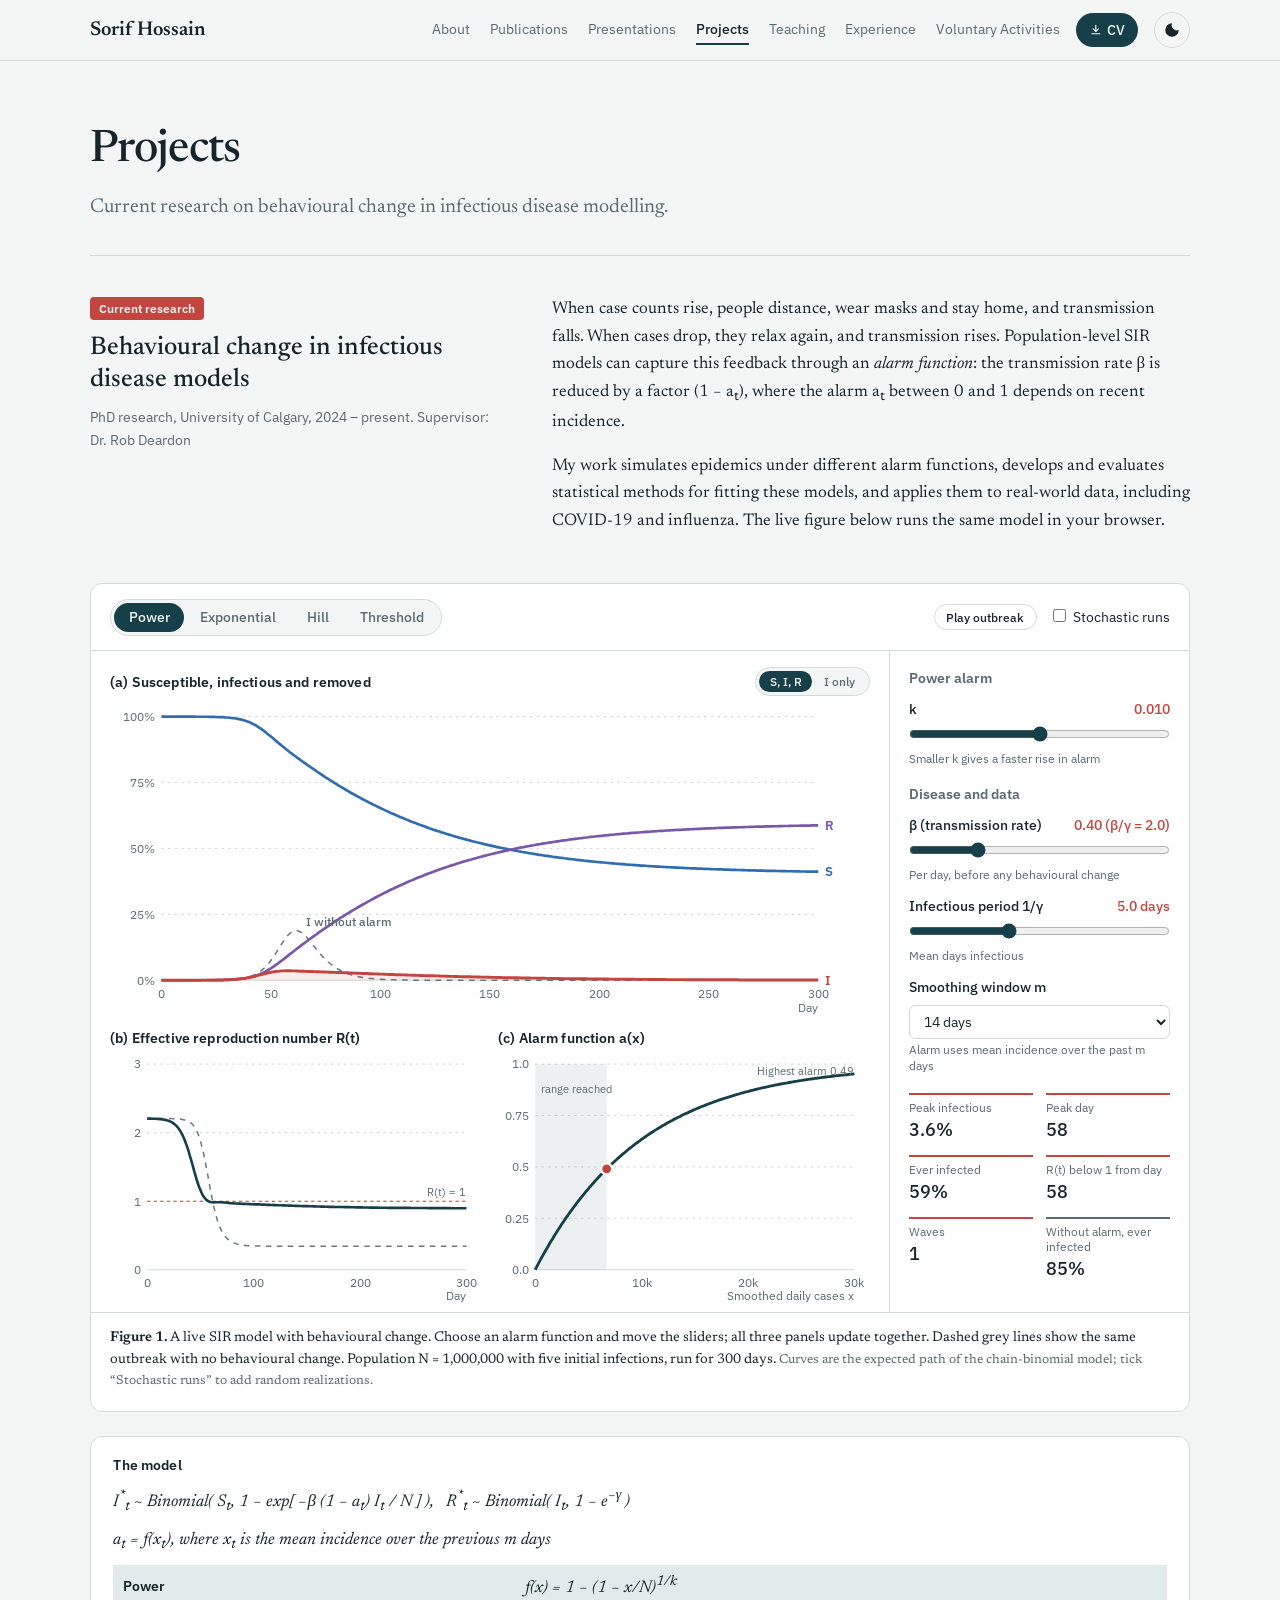
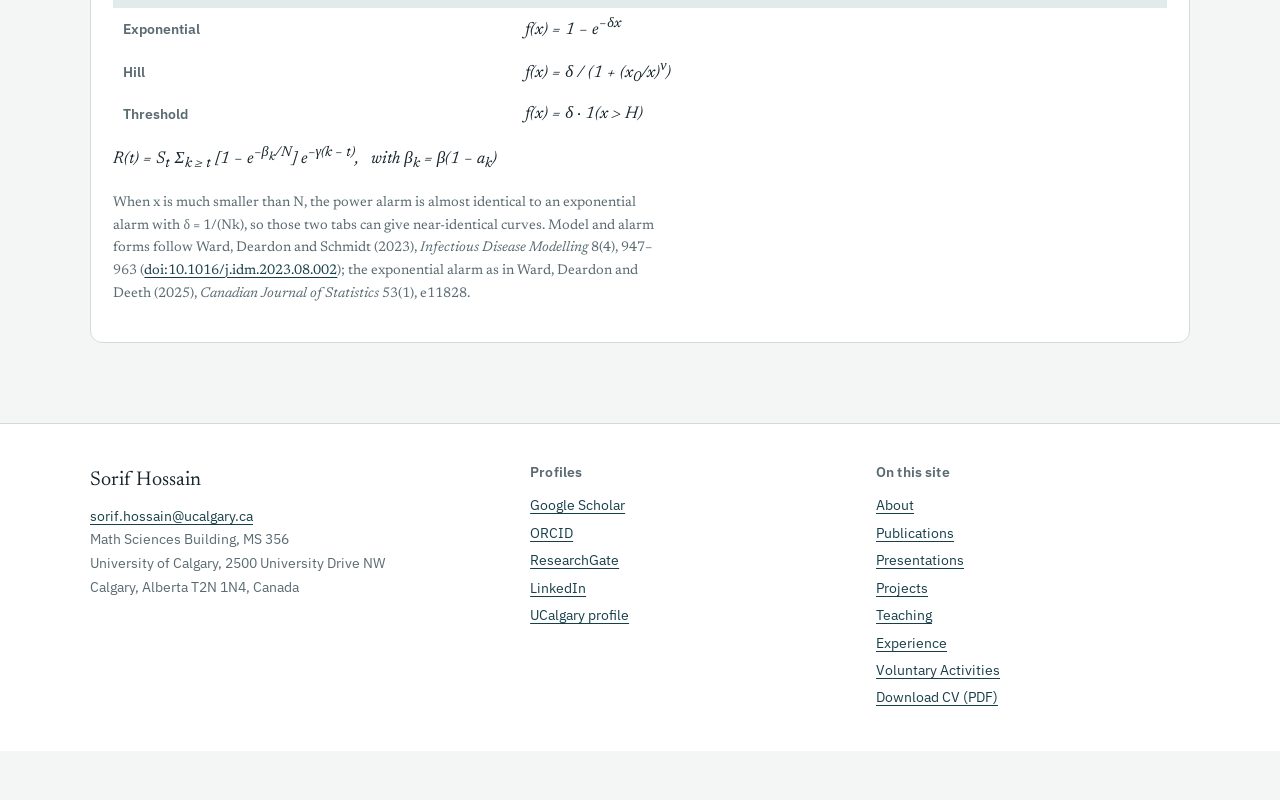
<file: research.html>
<!DOCTYPE html>
<html lang="en"><head><meta charset="utf-8"><meta name="robots" content="noindex">
<meta http-equiv="refresh" content="0; url=projects.html"><link rel="canonical" href="projects.html"><title>Moved</title></head>
<body><p>This page has moved: <a href="projects.html">projects.html</a></p></body></html>
</file>
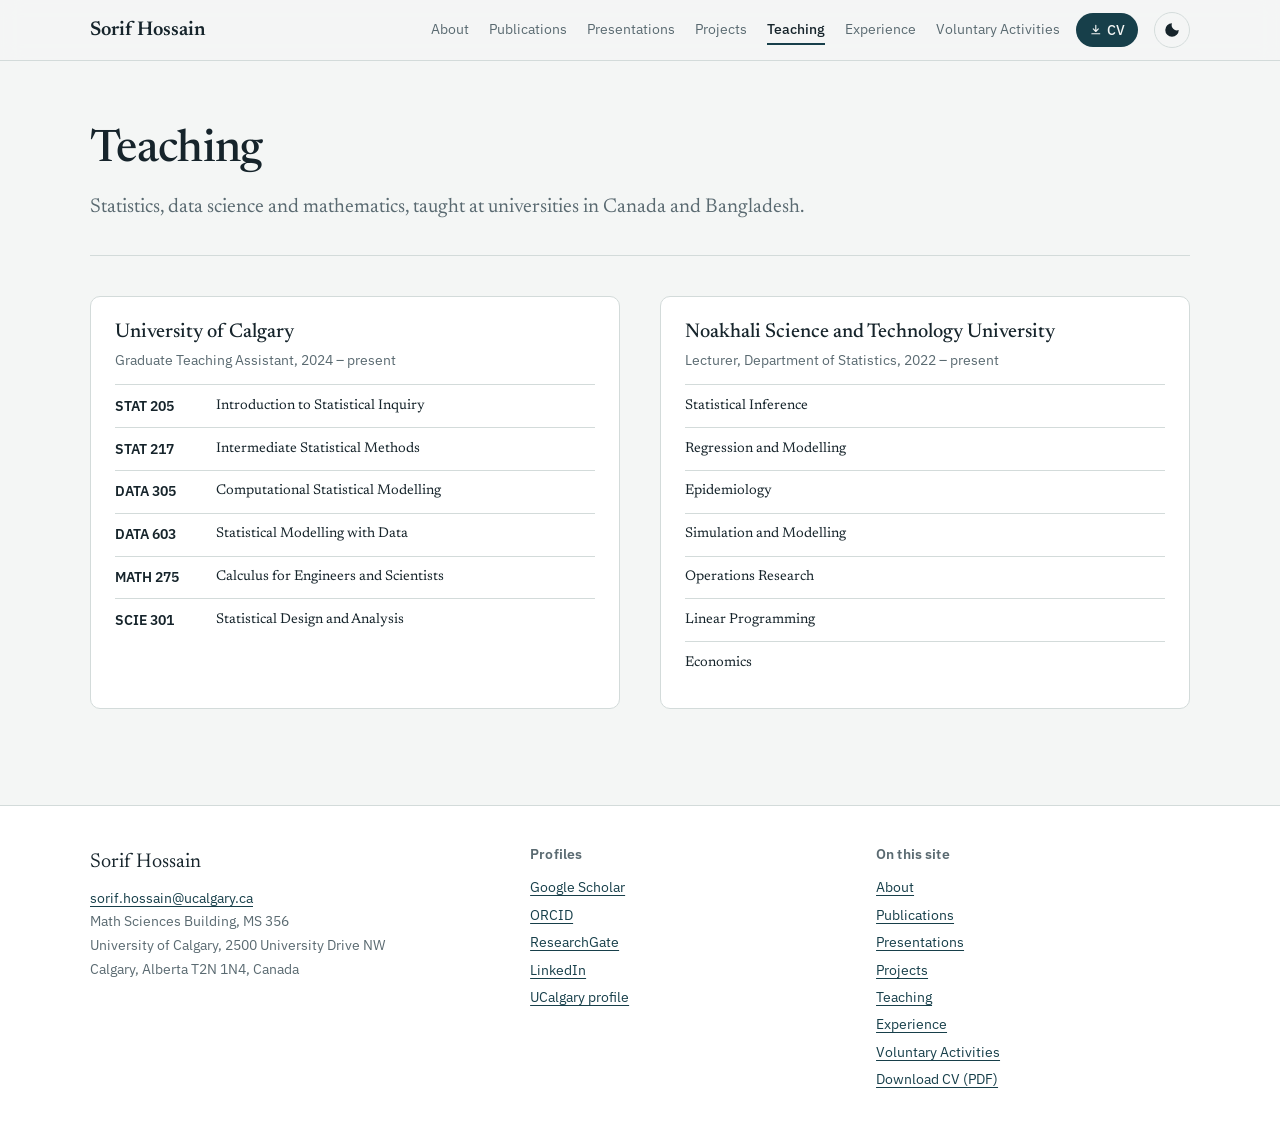
<file: teaching.html>
<!DOCTYPE html>
<html lang="en">
<head>
  <meta charset="utf-8">
  <meta name="viewport" content="width=device-width, initial-scale=1, viewport-fit=cover">
  <title>Teaching | Sorif Hossain</title>
  <meta name="description" content="Courses taught by Sorif Hossain at the University of Calgary and Noakhali Science and Technology University.">
  <meta property="og:title" content="Teaching | Sorif Hossain">
  <meta property="og:description" content="Courses taught by Sorif Hossain at the University of Calgary and Noakhali Science and Technology University.">
  <link rel="icon" href="data:image/svg+xml,%3Csvg xmlns='http://www.w3.org/2000/svg' viewBox='0 0 64 64'%3E%3Crect width='64' height='64' rx='14' fill='%23173F4A'/%3E%3Cpath d='M8 48 C20 48 24 14 32 14 S44 48 56 48' stroke='%23E4A35A' stroke-width='6' fill='none' stroke-linecap='round'/%3E%3C/svg%3E">
  <link rel="preconnect" href="https://fonts.googleapis.com">
  <link rel="preconnect" href="https://fonts.gstatic.com" crossorigin>
  <link href="https://fonts.googleapis.com/css2?family=Newsreader:ital,opsz,wght@0,6..72,400;0,6..72,500;0,6..72,600;1,6..72,400;1,6..72,500&amp;family=IBM+Plex+Sans:wght@400;500;600&amp;display=swap" rel="stylesheet">
  <link rel="stylesheet" href="style.css">
  <script>try{var t=localStorage.getItem("theme");if(t)document.documentElement.setAttribute("data-theme",t)}catch(e){}</script>
</head>
<body>
  <div class="setup-warning" style="background:#fff3cd;color:#4d3a00;padding:12px 16px;font:15px/1.5 system-ui,sans-serif;border-bottom:1px solid #e0c36b">
    <strong>Setup check:</strong> this page can't find <code>style.css</code>, so it has no design. Keep <code>style.css</code> and <code>site.js</code> in the same folder as this page. If you opened it straight from the zip, extract the zip first. See README.md.
  </div>
  <a class="skip" href="#main">Skip to content</a>
  <header class="topbar">
    <div class="topbar-inner">
      <a class="brand" href="index.html">Sorif Hossain</a>
      <nav class="nav" aria-label="Main">
        <button class="nav-toggle" aria-expanded="false" aria-controls="nav-list">Menu</button>
        <ul id="nav-list">
          <li><a href="index.html">About</a></li>
          <li><a href="publications.html">Publications</a></li>
          <li><a href="presentations.html">Presentations</a></li>
          <li><a href="projects.html">Projects</a></li>
          <li><a href="teaching.html" aria-current="page">Teaching</a></li>
          <li><a href="experience.html">Experience</a></li>
          <li><a href="voluntary.html">Voluntary Activities</a></li>
        </ul>
      </nav>
      <a class="cv-pill" href="CV.pdf" download="Sorif_Hossain_CV.pdf"><svg viewBox="0 0 24 24" aria-hidden="true"><path fill="none" stroke="currentColor" stroke-width="2" stroke-linecap="round" stroke-linejoin="round" d="M12 4v11m0 0-4.5-4.5M12 15l4.5-4.5M5 19h14"/></svg>CV</a>
      <button class="theme" id="theme" aria-label="Switch between light and dark theme" title="Light / dark">
        <svg viewBox="0 0 24 24" width="18" height="18" aria-hidden="true"><path d="M12 3a9 9 0 1 0 9 9 7 7 0 0 1-9-9z" fill="currentColor"/></svg>
      </button>
    </div>
  </header>

  <main id="main" class="wrap">
    <header class="page-head">
      <h1>Teaching</h1>
      <p>Statistics, data science and mathematics, taught at universities in Canada and Bangladesh.</p>
    </header>

    <div class="teach">
      <section class="teach-card" aria-labelledby="h-uc">
        <h2 id="h-uc">University of Calgary</h2>
        <p class="when">Graduate Teaching Assistant, 2024 – present</p>
        <ul class="courses">
          <li><b>STAT 205</b><span>Introduction to Statistical Inquiry</span></li>
          <li><b>STAT 217</b><span>Intermediate Statistical Methods</span></li>
          <li><b>DATA 305</b><span>Computational Statistical Modelling</span></li>
          <li><b>DATA 603</b><span>Statistical Modelling with Data</span></li>
          <li><b>MATH 275</b><span>Calculus for Engineers and Scientists</span></li>
          <li><b>SCIE 301</b><span>Statistical Design and Analysis</span></li>
        </ul>
      </section>
      <section class="teach-card" aria-labelledby="h-nstu">
        <h2 id="h-nstu">Noakhali Science and Technology University</h2>
        <p class="when">Lecturer, Department of Statistics, 2022 – present</p>
        <ul class="courses names">
          <li>Statistical Inference</li>
          <li>Regression and Modelling</li>
          <li>Epidemiology</li>
          <li>Simulation and Modelling</li>
          <li>Operations Research</li>
          <li>Linear Programming</li>
          <li>Economics</li>
        </ul>
      </section>
    </div>
  </main>
  <footer class="foot">
    <div class="foot-inner">
      <div>
        <p class="foot-name">Sorif Hossain</p>
        <address>
          <a href="mailto:sorif.hossain@ucalgary.ca">sorif.hossain@ucalgary.ca</a><br>
          Math Sciences Building, MS 356<br>
          University of Calgary, 2500 University Drive NW<br>
          Calgary, Alberta T2N 1N4, Canada
        </address>
      </div>
      <div>
        <h3>Profiles</h3>
        <ul>
          <li><a href="https://scholar.google.com/citations?user=DqhjKJ0AAAAJ&amp;hl=en">Google Scholar</a></li>
          <li><a href="https://orcid.org/0000-0001-8399-4917">ORCID</a></li>
          <li><a href="https://www.researchgate.net/profile/Sorif-Hossain">ResearchGate</a></li>
          <li><a href="https://www.linkedin.com/in/sorif-hossain-9a7525161/">LinkedIn</a></li>
          <li><a href="https://profiles.ucalgary.ca/sorif-hossain">UCalgary profile</a></li>
        </ul>
      </div>
      <div>
        <h3>On this site</h3>
        <ul>
          <li><a href="index.html">About</a></li>
          <li><a href="publications.html">Publications</a></li>
          <li><a href="presentations.html">Presentations</a></li>
          <li><a href="projects.html">Projects</a></li>
          <li><a href="teaching.html">Teaching</a></li>
          <li><a href="experience.html">Experience</a></li>
          <li><a href="voluntary.html">Voluntary Activities</a></li>
          <li><a href="CV.pdf" download="Sorif_Hossain_CV.pdf">Download CV (PDF)</a></li>
        </ul>
      </div>
    </div>
  </footer>
  <script src="site.js"></script>
  <script src="visitors.js" defer></script>
</body>
</html>
</file>
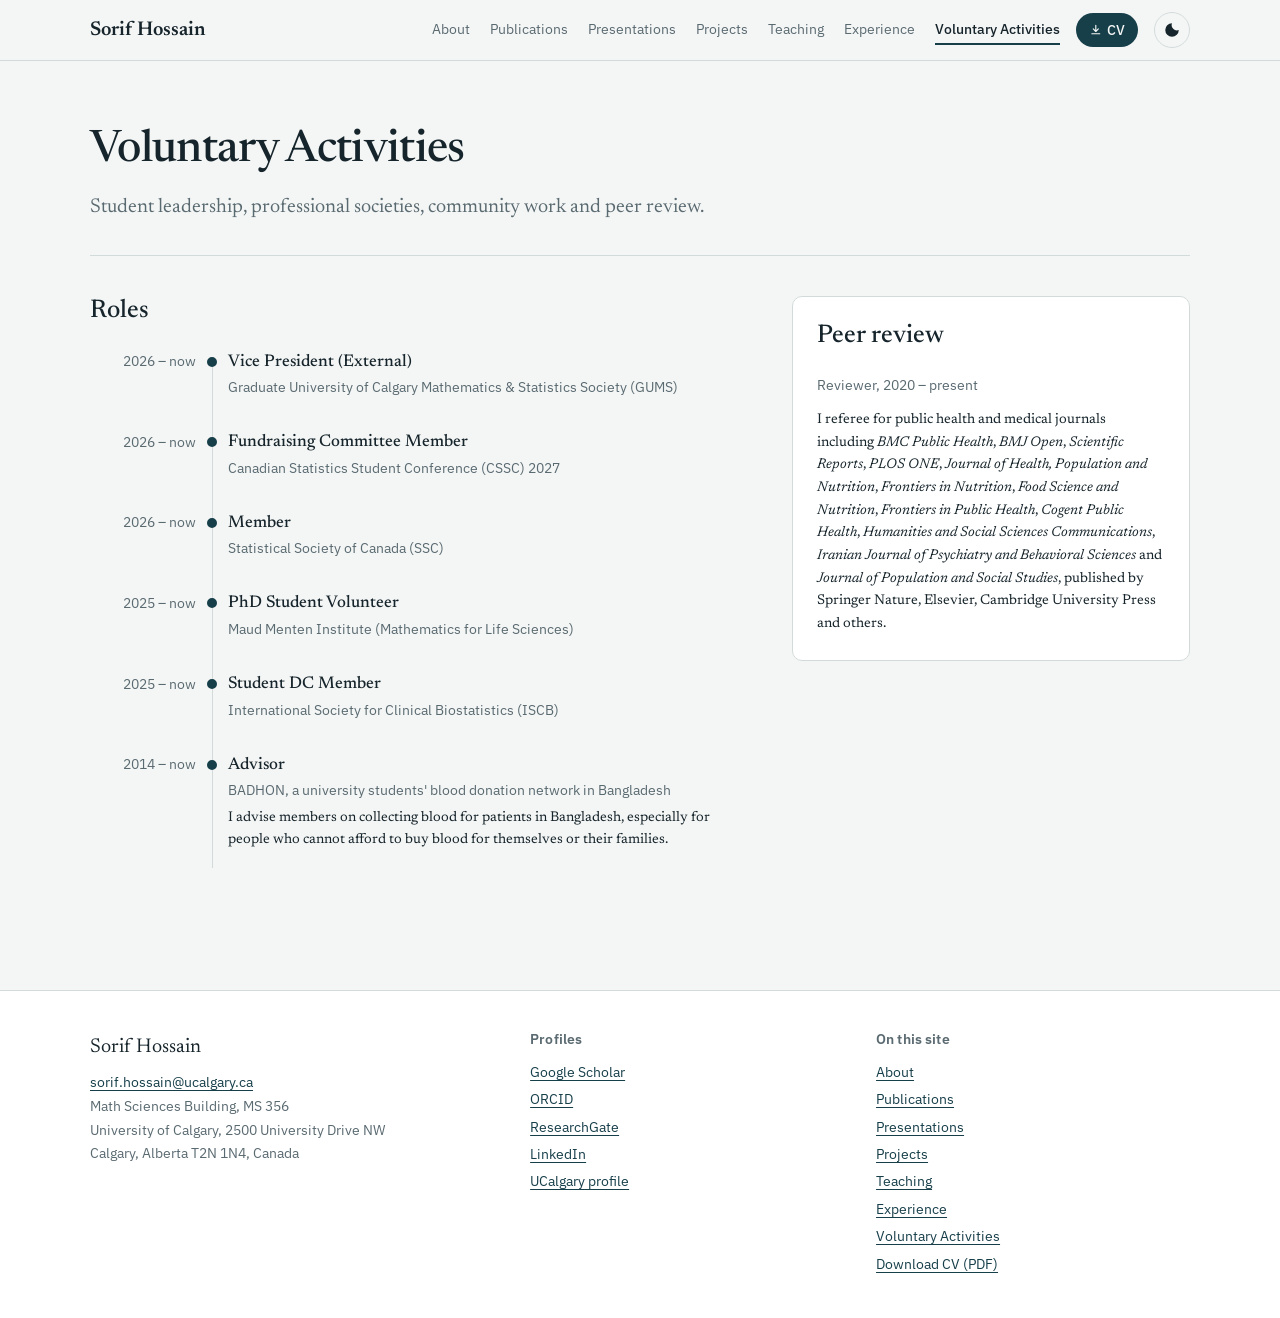
<file: voluntary.html>
<!DOCTYPE html>
<html lang="en">
<head>
  <meta charset="utf-8">
  <meta name="viewport" content="width=device-width, initial-scale=1, viewport-fit=cover">
  <title>Voluntary Activities | Sorif Hossain</title>
  <meta name="description" content="Service, leadership, peer review and community work by Sorif Hossain.">
  <meta property="og:title" content="Voluntary Activities | Sorif Hossain">
  <meta property="og:description" content="Service, leadership, peer review and community work by Sorif Hossain.">
  <link rel="icon" href="data:image/svg+xml,%3Csvg xmlns='http://www.w3.org/2000/svg' viewBox='0 0 64 64'%3E%3Crect width='64' height='64' rx='14' fill='%23173F4A'/%3E%3Cpath d='M8 48 C20 48 24 14 32 14 S44 48 56 48' stroke='%23E4A35A' stroke-width='6' fill='none' stroke-linecap='round'/%3E%3C/svg%3E">
  <link rel="preconnect" href="https://fonts.googleapis.com">
  <link rel="preconnect" href="https://fonts.gstatic.com" crossorigin>
  <link href="https://fonts.googleapis.com/css2?family=Newsreader:ital,opsz,wght@0,6..72,400;0,6..72,500;0,6..72,600;1,6..72,400;1,6..72,500&amp;family=IBM+Plex+Sans:wght@400;500;600&amp;display=swap" rel="stylesheet">
  <link rel="stylesheet" href="style.css">
  <script>try{var t=localStorage.getItem("theme");if(t)document.documentElement.setAttribute("data-theme",t)}catch(e){}</script>
</head>
<body>
  <div class="setup-warning" style="background:#fff3cd;color:#4d3a00;padding:12px 16px;font:15px/1.5 system-ui,sans-serif;border-bottom:1px solid #e0c36b">
    <strong>Setup check:</strong> this page can't find <code>style.css</code>, so it has no design. Keep <code>style.css</code> and <code>site.js</code> in the same folder as this page. If you opened it straight from the zip, extract the zip first. See README.md.
  </div>
  <a class="skip" href="#main">Skip to content</a>
  <header class="topbar">
    <div class="topbar-inner">
      <a class="brand" href="index.html">Sorif Hossain</a>
      <nav class="nav" aria-label="Main">
        <button class="nav-toggle" aria-expanded="false" aria-controls="nav-list">Menu</button>
        <ul id="nav-list">
          <li><a href="index.html">About</a></li>
          <li><a href="publications.html">Publications</a></li>
          <li><a href="presentations.html">Presentations</a></li>
          <li><a href="projects.html">Projects</a></li>
          <li><a href="teaching.html">Teaching</a></li>
          <li><a href="experience.html">Experience</a></li>
          <li><a href="voluntary.html" aria-current="page">Voluntary Activities</a></li>
        </ul>
      </nav>
      <a class="cv-pill" href="CV.pdf" download="Sorif_Hossain_CV.pdf"><svg viewBox="0 0 24 24" aria-hidden="true"><path fill="none" stroke="currentColor" stroke-width="2" stroke-linecap="round" stroke-linejoin="round" d="M12 4v11m0 0-4.5-4.5M12 15l4.5-4.5M5 19h14"/></svg>CV</a>
      <button class="theme" id="theme" aria-label="Switch between light and dark theme" title="Light / dark">
        <svg viewBox="0 0 24 24" width="18" height="18" aria-hidden="true"><path d="M12 3a9 9 0 1 0 9 9 7 7 0 0 1-9-9z" fill="currentColor"/></svg>
      </button>
    </div>
  </header>

  <main id="main" class="wrap">
    <header class="page-head">
      <h1>Voluntary Activities</h1>
      <p>Student leadership, professional societies, community work and peer review.</p>
    </header>

    <div class="vol-layout">
      <section aria-labelledby="h-roles">
        <h2 class="sub-h" id="h-roles">Roles</h2>
        <ol class="timeline">
      <li class="tl now"><div class="tl-when">2026 – now</div><div><p class="tl-role">Vice President (External)</p><p class="tl-org">Graduate University of Calgary Mathematics &amp; Statistics Society (GUMS)</p></div></li>
      <li class="tl now"><div class="tl-when">2026 – now</div><div><p class="tl-role">Fundraising Committee Member</p><p class="tl-org">Canadian Statistics Student Conference (CSSC) 2027</p></div></li>
      <li class="tl now"><div class="tl-when">2026 – now</div><div><p class="tl-role">Member</p><p class="tl-org">Statistical Society of Canada (SSC)</p></div></li>
      <li class="tl now"><div class="tl-when">2025 – now</div><div><p class="tl-role">PhD Student Volunteer</p><p class="tl-org">Maud Menten Institute (Mathematics for Life Sciences)</p></div></li>
      <li class="tl now"><div class="tl-when">2025 – now</div><div><p class="tl-role">Student DC Member</p><p class="tl-org">International Society for Clinical Biostatistics (ISCB)</p></div></li>
      <li class="tl now"><div class="tl-when">2014 – now</div><div><p class="tl-role">Advisor</p><p class="tl-org">BADHON, a university students' blood donation network in Bangladesh</p><p class="tl-text">I advise members on collecting blood for patients in Bangladesh, especially for people who cannot afford to buy blood for themselves or their families.</p></div></li>
        </ol>
      </section>
      <section class="review-card" aria-labelledby="h-review">
        <h2 class="sub-h" id="h-review">Peer review</h2>
        <p class="when">Reviewer, 2020 – present</p>
        <p>I referee for public health and medical journals including <i>BMC Public Health</i>, <i>BMJ Open</i>, <i>Scientific Reports</i>, <i>PLOS ONE</i>, <i>Journal of Health, Population and Nutrition</i>, <i>Frontiers in Nutrition</i>, <i>Food Science and Nutrition</i>, <i>Frontiers in Public Health</i>, <i>Cogent Public Health</i>, <i>Humanities and Social Sciences Communications</i>, <i>Iranian Journal of Psychiatry and Behavioral Sciences</i> and <i>Journal of Population and Social Studies</i>, published by Springer Nature, Elsevier, Cambridge University Press and others.</p>
      </section>
    </div>
  </main>
  <footer class="foot">
    <div class="foot-inner">
      <div>
        <p class="foot-name">Sorif Hossain</p>
        <address>
          <a href="mailto:sorif.hossain@ucalgary.ca">sorif.hossain@ucalgary.ca</a><br>
          Math Sciences Building, MS 356<br>
          University of Calgary, 2500 University Drive NW<br>
          Calgary, Alberta T2N 1N4, Canada
        </address>
      </div>
      <div>
        <h3>Profiles</h3>
        <ul>
          <li><a href="https://scholar.google.com/citations?user=DqhjKJ0AAAAJ&amp;hl=en">Google Scholar</a></li>
          <li><a href="https://orcid.org/0000-0001-8399-4917">ORCID</a></li>
          <li><a href="https://www.researchgate.net/profile/Sorif-Hossain">ResearchGate</a></li>
          <li><a href="https://www.linkedin.com/in/sorif-hossain-9a7525161/">LinkedIn</a></li>
          <li><a href="https://profiles.ucalgary.ca/sorif-hossain">UCalgary profile</a></li>
        </ul>
      </div>
      <div>
        <h3>On this site</h3>
        <ul>
          <li><a href="index.html">About</a></li>
          <li><a href="publications.html">Publications</a></li>
          <li><a href="presentations.html">Presentations</a></li>
          <li><a href="projects.html">Projects</a></li>
          <li><a href="teaching.html">Teaching</a></li>
          <li><a href="experience.html">Experience</a></li>
          <li><a href="voluntary.html">Voluntary Activities</a></li>
          <li><a href="CV.pdf" download="Sorif_Hossain_CV.pdf">Download CV (PDF)</a></li>
        </ul>
      </div>
    </div>
  </footer>
  <script src="site.js"></script>
  <script src="visitors.js" defer></script>
</body>
</html>
</file>
<file: style.css>
/* =========================================================
   Sorif Hossain — site styles
   Colours and fonts are set once here, at the top.
   ========================================================= */
:root {
  --paper: #F4F6F5;
  --surface: #FFFFFF;
  --ink: #16242B;
  --muted: #5A6A71;
  --rule: #D3DBDA;
  --accent: #173F4A;       /* petrol: links, buttons */
  --accent-soft: #E1EBEA;
  --infect: #C2463F;       /* I curve */
  --sus: #2F6DB0;          /* S curve */
  --rem: #7A57A8;          /* R curve */
  --amber: #A8660F;        /* first-author mark */
  --focus: #2D7FF9;
  /* motto card */
  --calm-bg: #E8F3EF;
  --calm-ink: #1F4E4A;
  --calm-mark: #8CC2AE;

  --serif: "Newsreader", "Iowan Old Style", "Palatino Linotype", Georgia, serif;
  --sans: "IBM Plex Sans", "Segoe UI", system-ui, -apple-system, sans-serif;

  --step--1: 0.875rem;
  --step-0: 1.0625rem;
  --step-1: 1.25rem;
  --step-2: 1.6rem;
  --step-3: clamp(2rem, 4.5vw, 2.8rem);

  --wrap: 1180px;
  --gutter: clamp(1.1rem, 4vw, 2.5rem);
  color-scheme: light;
}
@media (prefers-color-scheme: dark) {
  :root:not([data-theme="light"]) {
    --paper: #0F181C; --surface: #16232A; --ink: #E3EAEA; --muted: #9AABB0;
    --rule: #2A3A41; --accent: #8CC5CF; --accent-soft: #1D3238;
    --infect: #F07A6E; --sus: #7FB0E8; --rem: #B79DE0; --amber: #E3A64E;
    --calm-bg: #15302E; --calm-ink: #CDE8DF; --calm-mark: #4F8C79; color-scheme: dark;
  }
}
:root[data-theme="dark"] {
  --paper: #0F181C; --surface: #16232A; --ink: #E3EAEA; --muted: #9AABB0;
  --rule: #2A3A41; --accent: #8CC5CF; --accent-soft: #1D3238;
  --infect: #F07A6E; --sus: #7FB0E8; --rem: #B79DE0; --amber: #E3A64E;
  --calm-bg: #15302E; --calm-ink: #CDE8DF; --calm-mark: #4F8C79; color-scheme: dark;
}

[hidden] { display: none !important; }

/* The yellow "setup check" bar only shows if this file fails to load */
.setup-warning { display: none !important; }

/* ---------- Base ---------- */
*, *::before, *::after { box-sizing: border-box; }
:root { padding-top: env(safe-area-inset-top, 0px); padding-bottom: env(safe-area-inset-bottom, 0px); }
html { scroll-behavior: smooth; scroll-padding-top: calc(5rem + env(safe-area-inset-top, 0px)); }
@media (prefers-reduced-motion: reduce) { html { scroll-behavior: auto; } *, *::before, *::after { transition: none !important; } }
body {
  margin: 0; background: var(--paper); color: var(--ink);
  font-family: var(--serif); font-size: var(--step-0); line-height: 1.62;
  -webkit-font-smoothing: antialiased; text-rendering: optimizeLegibility;
}
img { max-width: 100%; display: block; }
a { color: var(--accent); text-decoration-thickness: 1px; text-underline-offset: 0.18em; }
a:hover { text-decoration-thickness: 2px; }
:focus-visible { outline: 2px solid var(--focus); outline-offset: 3px; border-radius: 3px; }
h1, h2, h3 { font-weight: 500; line-height: 1.18; margin: 0; }
h3 { font-family: var(--sans); font-size: var(--step--1); font-weight: 600; color: var(--muted); margin: 0 0 0.7rem; letter-spacing: 0.01em; }
p { margin: 0 0 1rem; max-width: 70ch; }
ul, ol { margin: 0; padding: 0; list-style: none; }
.muted { color: var(--muted); }
.small { font-size: var(--step--1); }
.fine { color: var(--muted); font-size: 0.8rem; }
.sr-only { position: absolute; width: 1px; height: 1px; overflow: hidden; clip: rect(0 0 0 0); white-space: nowrap; }
.skip { position: absolute; left: -999px; top: 0; background: var(--accent); color: var(--paper); padding: .5rem 1rem; z-index: 99; }
.skip:focus { left: 1rem; top: 1rem; }
.wrap { max-width: var(--wrap); margin: 0 auto; padding: 0 var(--gutter); }

/* ---------- Top bar ---------- */
.topbar {
  position: sticky; top: env(safe-area-inset-top, 0px); z-index: 20;
  background: color-mix(in srgb, var(--paper) 90%, transparent);
  backdrop-filter: blur(10px); -webkit-backdrop-filter: blur(10px);
  border-bottom: 1px solid var(--rule);
}
.topbar-inner { max-width: var(--wrap); margin: 0 auto; padding: 0.75rem var(--gutter); display: flex; align-items: center; gap: 1rem; position: relative; }
.brand { font-size: var(--step-1); font-weight: 600; color: var(--ink); text-decoration: none; margin-right: auto; white-space: nowrap; }
.nav ul { display: flex; gap: 1.25rem; }
.nav a { font-family: var(--sans); font-size: 0.9rem; color: var(--muted); text-decoration: none; padding: 0.35rem 0; border-bottom: 2px solid transparent; white-space: nowrap; }
.nav a:hover { color: var(--ink); }
.nav a[aria-current="page"] { color: var(--ink); border-bottom-color: var(--accent); font-weight: 500; }
.nav-toggle { display: none; }
.cv-pill { display: inline-flex; align-items: center; gap: 0.3rem; font-family: var(--sans); font-size: 0.85rem; font-weight: 500; color: var(--paper); background: var(--accent); text-decoration: none; padding: 0.35rem 0.8rem; border-radius: 999px; flex: none; }
.cv-pill svg { width: 1em; height: 1em; }
.cv-pill:hover { filter: brightness(1.12); }
.theme { background: none; border: 1px solid var(--rule); color: var(--ink); width: 2.25rem; height: 2.25rem; border-radius: 50%; display: grid; place-items: center; cursor: pointer; flex: none; }
.theme:hover { border-color: var(--accent); }

/* ---------- Buttons ---------- */
.btn { display: inline-flex; align-items: center; gap: 0.4rem; font-family: var(--sans); font-size: var(--step--1); font-weight: 500; text-decoration: none; padding: 0.45rem 0.95rem; border: 1px solid var(--rule); border-radius: 999px; color: var(--ink); background: var(--surface); cursor: pointer; line-height: 1.3; }
.btn:hover { border-color: var(--accent); }
.btn.primary { background: var(--accent); border-color: var(--accent); color: var(--paper); }
.btn.small { font-size: 0.78rem; padding: 0.25rem 0.7rem; }
.btn svg { width: 1em; height: 1em; flex: none; }

/* ---------- About: profile + biography ---------- */
.about { display: grid; grid-template-columns: 280px minmax(0, 1fr); gap: clamp(2rem, 5vw, 4.5rem); padding: clamp(2.5rem, 6vw, 4.5rem) 0 3rem; align-items: start; }
.profile { position: sticky; top: 5.5rem; text-align: center; }
.avatar { position: relative; width: 190px; height: 190px; margin: 0 auto 1.25rem; border-radius: 50%; overflow: hidden; background: var(--accent); box-shadow: 0 0 0 6px var(--surface), 0 0 0 7px var(--rule); }
.avatar img { width: 100%; height: 100%; object-fit: cover; }
.monogram { display: none; }
.avatar.no-photo .monogram { display: grid; place-items: center; position: absolute; inset: 0; font-size: 4rem; font-style: italic; color: var(--paper); }
.profile-name { font-size: 2.1rem; letter-spacing: -0.01em; margin-bottom: 0; }
.profile-role { font-family: var(--sans); font-size: 0.9375rem; color: var(--muted); margin: 0.5rem auto 0; line-height: 1.5; }
.profile-role a { color: inherit; }
.profile-links { margin-top: 1.3rem; display: flex; flex-wrap: wrap; justify-content: center; gap: 0.4rem; }
.cv-btn { margin-top: 1rem; }

/* The motto: soft, calm, unhurried */
.motto { margin: 1.8rem 0 0; padding: 1.6rem 1.4rem 1.1rem; background: var(--calm-bg); border-radius: 22px; position: relative; text-align: center; }
.motto::before { content: "\201C"; position: absolute; top: -0.35rem; left: 0.9rem; font-family: var(--serif); font-size: 4.2rem; line-height: 1; color: var(--calm-mark); }
.motto blockquote { margin: 0; }
.motto blockquote p { font-family: var(--serif); font-style: italic; font-weight: 500; font-size: 1.32rem; line-height: 1.4; color: var(--calm-ink); margin: 0 auto; max-width: 16ch; }
.motto-smile { display: block; width: 96px; height: 20px; margin: 0.55rem auto 0.3rem; }
.motto-smile path { fill: none; stroke: var(--calm-mark); stroke-width: 3; stroke-linecap: round; }
.motto figcaption { font-family: var(--sans); font-size: 0.75rem; color: var(--calm-ink); opacity: 0.75; }

.bio h1 { font-size: var(--step-3); letter-spacing: -0.015em; margin-bottom: 1.1rem; }
.lede { font-size: 1.17rem; line-height: 1.58; }
.facts { display: grid; grid-template-columns: 1fr 1fr; gap: 2rem; border-top: 1px solid var(--rule); padding-top: 1.6rem; margin-top: 1.6rem; }
.interests li { position: relative; padding: 0.22rem 0 0.22rem 1.1rem; }
.interests li::before { content: ""; position: absolute; left: 0; top: 0.85em; width: 6px; height: 6px; border-radius: 50%; background: var(--infect); }
.edu li { padding: 0.35rem 0 0.75rem; }
.edu-deg { display: block; font-weight: 500; line-height: 1.35; }
.edu-where { display: block; font-family: var(--sans); font-size: var(--step--1); color: var(--muted); }

/* ---------- Sections ---------- */
.section { padding: 3rem 0; border-top: 1px solid var(--rule); }
.section-head { display: flex; align-items: baseline; justify-content: space-between; gap: 1rem; margin-bottom: 1.5rem; flex-wrap: wrap; }
.section-head h2 { font-size: var(--step-2); }
.section-head a { font-family: var(--sans); font-size: var(--step--1); }

/* ---------- Inner page header ---------- */
.page-head { padding: clamp(2.5rem, 6vw, 4rem) 0 2rem; border-bottom: 1px solid var(--rule); margin-bottom: 2.5rem; }
.page-head h1 { font-size: var(--step-3); letter-spacing: -0.015em; margin-bottom: 0.8rem; }
.page-head p { font-size: var(--step-1); color: var(--muted); margin: 0; }
.sub-h { font-size: var(--step-2); margin-bottom: 1.4rem; }

/* ---------- Publications ---------- */
.pub-layout { display: grid; grid-template-columns: 250px minmax(0, 1fr); gap: clamp(1.5rem, 4vw, 3.5rem); align-items: start; padding-bottom: 3rem; }
.filters { position: sticky; top: 5.5rem; display: grid; gap: 1.4rem; font-family: var(--sans); font-size: var(--step--1); }
.filters h3 { margin-bottom: 0.5rem; }
.filter-selects { display: grid; gap: 0.9rem; }
.flabel { display: block; font-weight: 600; color: var(--muted); margin-bottom: 0.35rem; }
.search input, .filters select, .ctl select { width: 100%; font: inherit; padding: 0.55rem 0.8rem; border: 1px solid var(--rule); border-radius: 6px; background: var(--surface); color: var(--ink); }
.search input:focus, .filters select:focus, .ctl select:focus { border-color: var(--accent); outline: none; box-shadow: 0 0 0 3px var(--accent-soft); }
.topic-list { display: grid; gap: 0.15rem; }
.topic { display: flex; justify-content: space-between; gap: 0.5rem; width: 100%; text-align: left; font: inherit; padding: 0.4rem 0.6rem; border: 0; border-radius: 6px; background: transparent; color: var(--ink); cursor: pointer; }
.topic:hover { background: var(--accent-soft); }
.topic[aria-pressed="true"] { background: var(--accent); color: var(--paper); }
.topic .n { opacity: 0.65; font-variant-numeric: tabular-nums; }
.checks { display: grid; gap: 0.45rem; }
.checks input, .chk input { accent-color: var(--accent); margin-right: 0.4rem; }
.pub-count { font-family: var(--sans); font-size: var(--step--1); color: var(--muted); margin: 0 0 0.6rem; }
.pub-year { display: grid; grid-template-columns: 4rem minmax(0, 1fr); gap: 1rem; border-top: 1px solid var(--rule); padding-top: 1.1rem; margin-bottom: 0.4rem; }
.pub-year > h2 { font-size: var(--step-1); font-weight: 400; color: var(--muted); font-variant-numeric: oldstyle-nums; }
.pub { padding: 0 0 1.4rem; }
.pub-title { font-size: 1.08rem; font-weight: 500; line-height: 1.4; margin: 0 0 0.25rem; }
.pub-authors { font-family: var(--sans); font-size: var(--step--1); color: var(--muted); margin: 0 0 0.15rem; }
.pub-authors b { color: var(--ink); font-weight: 600; }
.pub-venue { font-size: var(--step--1); margin: 0; }
.pub-actions { display: flex; flex-wrap: wrap; align-items: center; gap: 0.4rem 0.5rem; margin-top: 0.55rem; }
.tag { font-family: var(--sans); font-size: 0.75rem; color: var(--muted); padding: 0 0.2rem; }
.tag.first { color: var(--amber); font-weight: 600; }
.empty { font-family: var(--sans); color: var(--muted); padding: 1.5rem 0; }
.linklike { background: none; border: 0; padding: 0; font: inherit; color: var(--accent); text-decoration: underline; text-underline-offset: 0.18em; cursor: pointer; }
mark { background: color-mix(in srgb, var(--amber) 28%, transparent); color: inherit; padding: 0 1px; border-radius: 2px; }
.home-pubs { display: grid; grid-template-columns: 1fr 1fr; gap: 1rem; }
.home-pubs .pub { display: flex; flex-direction: column; background: var(--surface); border: 1px solid var(--rule); border-radius: 10px; padding: 1.1rem 1.2rem; }
.home-pubs .pub-actions { margin-top: auto; padding-top: 0.7rem; }
.pub-year-inline { font-family: var(--sans); color: var(--muted); }

/* Cite dialog */
dialog.cite { width: min(640px, calc(100vw - 2rem)); border: 1px solid var(--rule); border-radius: 10px; padding: 0; background: var(--surface); color: var(--ink); }
dialog.cite::backdrop { background: rgba(10, 20, 25, 0.45); }
.cite-head { display: flex; justify-content: space-between; align-items: center; padding: 1rem 1.25rem; border-bottom: 1px solid var(--rule); }
.cite-head h2 { font-size: var(--step-1); }
.cite-body { padding: 1rem 1.25rem 1.25rem; font-family: var(--sans); font-size: var(--step--1); }
.cite-body h3 { margin: 0.4rem 0; }
.cite-body pre { white-space: pre-wrap; word-break: break-word; background: var(--paper); border: 1px solid var(--rule); border-radius: 6px; padding: 0.8rem; font-size: 0.78rem; margin: 0 0 0.6rem; max-height: 14rem; overflow: auto; }
.cite-body .row { display: flex; gap: 0.5rem; margin-bottom: 1rem; flex-wrap: wrap; }
.close { background: none; border: 1px solid var(--rule); border-radius: 50%; width: 2rem; height: 2rem; color: var(--ink); cursor: pointer; font-size: 1.1rem; line-height: 1; }

/* ---------- Awards ---------- */
.awards { display: grid; grid-template-columns: 1fr 1fr; gap: 0 2.5rem; }
.award { display: grid; grid-template-columns: 3.2rem minmax(0, 1fr); gap: 0.7rem; padding: 0.65rem 0; border-bottom: 1px solid var(--rule); font-size: var(--step-0); line-height: 1.4; }
.award .y { font-family: var(--sans); font-size: var(--step--1); color: var(--muted); font-variant-numeric: tabular-nums; padding-top: 0.12rem; }
.award .by { display: block; font-family: var(--sans); font-size: var(--step--1); color: var(--muted); }

/* ---------- Presentations ---------- */
.talk-list { max-width: 900px; padding-bottom: 3rem; }
.talk-year { display: grid; grid-template-columns: 4rem minmax(0, 1fr); gap: 1rem; border-top: 1px solid var(--rule); padding-top: 1rem; margin-bottom: 0.6rem; }
.talk-year > h2 { font-size: var(--step-1); font-weight: 400; color: var(--muted); font-variant-numeric: oldstyle-nums; }
.talks li { display: grid; grid-template-columns: 5.5rem minmax(0, 1fr); gap: 1rem; padding: 0 0 1.2rem; }
.talks .when { font-family: var(--sans); font-size: var(--step--1); color: var(--muted); padding-top: 0.15rem; }
.talks .kind { display: inline-block; font-family: var(--sans); font-size: 0.72rem; font-weight: 600; color: var(--accent); background: var(--accent-soft); border-radius: 4px; padding: 0.05rem 0.45rem; margin-bottom: 0.3rem; }
.talks .t { display: block; font-weight: 500; line-height: 1.4; }
.talks .w { display: block; font-size: var(--step--1); color: var(--muted); }

/* ---------- Timeline (Experience, Voluntary) ---------- */
.timeline { position: relative; max-width: 900px; padding-bottom: 2rem; }
.timeline::before { content: ""; position: absolute; left: 7.6rem; top: 0.6rem; bottom: 2.6rem; width: 1px; background: var(--rule); }
.tl { display: grid; grid-template-columns: 6.6rem minmax(0, 1fr); gap: 2rem; padding-bottom: 1.6rem; position: relative; }
.tl::after { content: ""; position: absolute; left: calc(7.6rem - 4.5px); top: 0.5rem; width: 10px; height: 10px; border-radius: 50%; background: var(--paper); border: 2px solid var(--accent); }
.tl.now::after { background: var(--accent); }
.tl-when { text-align: right; padding-top: 0.1rem; font-family: var(--sans); font-size: var(--step--1); color: var(--muted); font-variant-numeric: tabular-nums; }
.tl-role { font-weight: 500; margin: 0; }
.tl-org { font-family: var(--sans); font-size: var(--step--1); color: var(--muted); margin: 0 0 0.3rem; }
.tl-text { font-size: var(--step--1); margin: 0; }
.vol-layout { display: grid; grid-template-columns: minmax(0, 1.6fr) minmax(0, 1fr); gap: clamp(2rem, 5vw, 4rem); align-items: start; padding-bottom: 2rem; }
.review-card { background: var(--surface); border: 1px solid var(--rule); border-radius: 10px; padding: 1.5rem; position: sticky; top: 5.5rem; }
.review-card .when, .teach-card .when { font-family: var(--sans); font-size: var(--step--1); color: var(--muted); margin-bottom: 0.8rem; }
.review-card p:last-child { margin-bottom: 0; font-size: var(--step--1); }

/* ---------- Teaching ---------- */
.teach { display: grid; grid-template-columns: 1fr 1fr; gap: 2.5rem; padding-bottom: 3rem; }
.teach-card { background: var(--surface); border: 1px solid var(--rule); border-radius: 10px; padding: 1.5rem; }
.teach-card h2 { font-size: var(--step-1); margin-bottom: 0.25rem; }
.courses li { display: grid; grid-template-columns: 5.5rem minmax(0, 1fr); gap: 0.8rem; padding: 0.6rem 0; border-top: 1px solid var(--rule); font-size: var(--step--1); }
.courses li b { font-family: var(--sans); font-weight: 600; }
.courses.names li { grid-template-columns: 1fr; }

/* ---------- Projects ---------- */
.project-main { padding-bottom: 2rem; }
.project-intro { display: grid; grid-template-columns: minmax(0, 0.9fr) minmax(0, 1.4fr); gap: clamp(1.5rem, 4vw, 3.5rem); margin-bottom: 2rem; }
.status { display: inline-block; font-family: var(--sans); font-size: 0.75rem; font-weight: 600; color: var(--paper); background: var(--infect); border-radius: 4px; padding: 0.1rem 0.55rem; margin-bottom: 0.8rem; }
.project-intro h2 { font-size: var(--step-2); margin-bottom: 0.6rem; line-height: 1.25; }
.project-intro .when { font-family: var(--sans); font-size: var(--step--1); color: var(--muted); }

.bc-fig { margin: 0; background: var(--surface); border: 1px solid var(--rule); border-radius: 12px; }
.bc-top { display: flex; flex-wrap: wrap; justify-content: space-between; align-items: center; gap: 0.8rem; padding: 0.9rem 1.2rem; border-bottom: 1px solid var(--rule); }
.bc-actions { display: flex; align-items: center; gap: 0.8rem; flex-wrap: wrap; font-family: var(--sans); font-size: var(--step--1); }
.seg { display: inline-flex; background: var(--paper); border: 1px solid var(--rule); border-radius: 999px; padding: 3px; gap: 2px; }
.seg button { font-family: var(--sans); font-size: 0.85rem; font-weight: 500; border: 0; background: transparent; color: var(--muted); padding: 0.35rem 0.9rem; border-radius: 999px; cursor: pointer; }
.seg button:hover { color: var(--ink); }
.seg button[aria-pressed="true"] { background: var(--accent); color: var(--paper); }
.seg-small button { font-size: 0.75rem; padding: 0.2rem 0.65rem; }
.bc-body { display: grid; grid-template-columns: minmax(0, 1fr) 300px; }
.bc-plots { padding: 1rem 1.2rem 0.6rem; display: grid; gap: 1rem; min-width: 0; }
.panel-row { display: grid; grid-template-columns: 1fr 1fr; gap: 1rem; }
.panel { min-width: 0; }
.panel-head { display: flex; justify-content: space-between; align-items: center; gap: 0.5rem; margin-bottom: 0.3rem; flex-wrap: wrap; }
.panel-head h3 { margin: 0; color: var(--ink); font-weight: 600; }
.panel svg { width: 100%; height: auto; display: block; font-family: var(--sans); overflow: visible; }
.bc-controls { border-left: 1px solid var(--rule); padding: 1rem 1.2rem; display: grid; gap: 1rem; align-content: start; font-family: var(--sans); font-size: var(--step--1); }
.ctl-group { border: 0; padding: 0; margin: 0; display: grid; gap: 0.75rem; }
.ctl-group legend { font-weight: 600; color: var(--muted); padding: 0; margin-bottom: 0.5rem; }
.ctl { display: block; }
.ctl-top { display: flex; justify-content: space-between; gap: 0.5rem; font-weight: 500; }
.ctl-top output { font-variant-numeric: tabular-nums; color: var(--infect); white-space: nowrap; }
.ctl input[type="range"] { width: 100%; accent-color: var(--accent); margin: 0.35rem 0 0.1rem; }
.ctl-hint { display: block; font-size: 0.74rem; color: var(--muted); line-height: 1.35; margin-top: 0.15rem; }
.ctl select { margin-top: 0.35rem; padding: 0.4rem 0.6rem; }
.readout { display: grid; grid-template-columns: 1fr 1fr; gap: 0.7rem 0.8rem; margin: 0.2rem 0 0; }
.readout div { border-top: 2px solid var(--infect); padding-top: 0.35rem; }
.readout div:last-child { border-top-color: var(--muted); }
.readout dt { font-size: 0.72rem; color: var(--muted); line-height: 1.3; }
.readout dd { margin: 0; font-size: 1.1rem; font-weight: 500; font-variant-numeric: tabular-nums; }
.bc-caption { padding: 0.9rem 1.2rem 1.1rem; border-top: 1px solid var(--rule); font-size: var(--step--1); line-height: 1.55; }
.fig-num { font-weight: 600; }
.noscript-note { font-family: var(--sans); font-size: var(--step--1); color: var(--muted); padding: 1rem; }

/* chart marks */
.axis line, .axis path { stroke: var(--rule); }
.axis text { fill: var(--muted); font-size: 11px; }
.grid line { stroke: var(--rule); stroke-dasharray: 2 4; }
.c-base { fill: none; stroke: var(--muted); stroke-width: 1.4; stroke-dasharray: 5 5; opacity: 0.9; }
.c-s { fill: none; stroke: var(--sus); stroke-width: 2.4; }
.c-i { fill: none; stroke: var(--infect); stroke-width: 2.6; stroke-linejoin: round; }
.c-r { fill: none; stroke: var(--rem); stroke-width: 2.4; }
.c-i-area { fill: var(--infect); opacity: 0.1; }
.c-rt { fill: none; stroke: var(--accent); stroke-width: 2.4; }
.c-one { stroke: var(--infect); stroke-width: 1; stroke-dasharray: 3 3; }
.c-alarm { fill: none; stroke: var(--accent); stroke-width: 2.6; }
.c-visited { fill: var(--accent); opacity: 0.08; }
.c-stoch { fill: none; stroke: var(--infect); stroke-width: 1; opacity: 0.28; }
.c-cursor { stroke: var(--ink); stroke-width: 1; opacity: 0.5; }
.c-dot { fill: var(--infect); stroke: var(--surface); stroke-width: 2; }
.lab { font-size: 12px; font-weight: 600; }
.lab-s { fill: var(--sus); } .lab-i { fill: var(--infect); } .lab-r { fill: var(--rem); }
.lab-base { fill: var(--muted); font-weight: 500; font-size: 11px; }
.lab-note { fill: var(--muted); font-size: 10.5px; }

.model-box { margin-top: 1.5rem; background: var(--surface); border: 1px solid var(--rule); border-radius: 12px; padding: 1.3rem 1.4rem; }
.model-box h3 { color: var(--ink); }
.eqs { display: grid; gap: 0.5rem; margin-bottom: 1rem; overflow-x: auto; }
.eq { font-family: var(--serif); font-style: italic; margin: 0; max-width: none; }
.alarm-table { border-collapse: collapse; font-family: var(--serif); }
.alarm-table th { font-family: var(--sans); font-size: var(--step--1); font-weight: 600; text-align: left; padding: 0.35rem 1.2rem 0.35rem 0.6rem; color: var(--muted); }
.alarm-table td { font-style: italic; padding: 0.35rem 0.6rem; }
.alarm-table tr { border-radius: 6px; }
.alarm-table tr.on { background: var(--accent-soft); }
.alarm-table tr.on th { color: var(--ink); }

/* ---------- Footer ---------- */
.foot { margin-top: 3rem; border-top: 1px solid var(--rule); background: var(--surface); }
.foot-inner { max-width: var(--wrap); margin: 0 auto; padding: 2.5rem var(--gutter) 2.5rem; display: grid; grid-template-columns: 1.3fr 1fr 1fr; gap: 2rem; font-family: var(--sans); font-size: var(--step--1); }
.foot-name { font-family: var(--serif); font-size: var(--step-1); margin-bottom: 0.5rem; }
.foot address { font-style: normal; color: var(--muted); line-height: 1.7; }
.foot li { padding: 0.15rem 0; }

/* ---------- Responsive ---------- */
@media (max-width: 1120px) {
  .nav-toggle { display: inline-block; font-family: var(--sans); font-size: var(--step--1); background: none; border: 1px solid var(--rule); color: var(--ink); border-radius: 999px; padding: 0.35rem 0.95rem; cursor: pointer; }
  .nav ul { display: none; position: absolute; left: 0; right: 0; top: 100%; flex-direction: column; gap: 0; background: var(--paper); border-bottom: 1px solid var(--rule); padding: 0.5rem var(--gutter) 1rem; }
  .nav ul.open { display: flex; }
  .nav ul a { display: block; padding: 0.7rem 0; font-size: var(--step-0); border-bottom: 0; }
  .nav a[aria-current="page"] { color: var(--accent); }
}
@media (max-width: 980px) {
  .bc-body { grid-template-columns: 1fr; }
  .bc-controls { border-left: 0; border-top: 1px solid var(--rule); grid-template-columns: repeat(auto-fill, minmax(230px, 1fr)); }
  .readout { grid-column: 1 / -1; grid-template-columns: repeat(3, 1fr); }
  .pub-layout { grid-template-columns: 1fr; }
  .filters { position: static; grid-template-columns: 1fr 1fr; }
  .filters .search { grid-column: 1 / -1; }
  .project-intro { grid-template-columns: 1fr; gap: 0.5rem; }
  .vol-layout { grid-template-columns: 1fr; }
  .review-card { position: static; }
}
@media (max-width: 820px) {
  .about { grid-template-columns: 1fr; }
  .profile { position: static; max-width: 420px; margin: 0 auto; }
  .facts, .teach, .awards, .home-pubs { grid-template-columns: 1fr; }
  .foot-inner { grid-template-columns: 1fr; }
  .panel-row { grid-template-columns: 1fr; }
}
@media (max-width: 560px) {
  .filters { grid-template-columns: 1fr; }
  .pub-year, .talk-year { grid-template-columns: 1fr; gap: 0.3rem; }
  .talks li { grid-template-columns: 1fr; gap: 0.15rem; }
  .timeline::before { left: 0.3rem; }
  .tl { grid-template-columns: 1fr; gap: 0.1rem; padding-left: 1.5rem; }
  .tl::after { left: calc(0.3rem - 4.5px); }
  .tl-when { text-align: left; }
  .readout { grid-template-columns: 1fr 1fr; }
  .bc-top { padding: 0.8rem; }
  .seg button { padding: 0.35rem 0.6rem; font-size: 0.8rem; }
  .bc-plots { padding: 0.8rem 0.6rem 0.4rem; }
  .axis text { font-size: 15px; }
  .lab { font-size: 15px; }
  .cv-pill { padding: 0.35rem 0.6rem; }
}

/* ---------- Print ---------- */
@media print {
  .topbar, .theme, .filters, .pub-actions, .foot, .bc-fig, .motto, .cv-btn { display: none !important; }
  body { background: #fff; color: #000; font-size: 10.5pt; }
  a { color: #000; text-decoration: none; }
  .pub-layout, .about { grid-template-columns: 1fr; }
}

/* ---------- Visitor map (About page) ---------- */
/* Map shades: one teal ramp from the site accent, checked for colour-blind and contrast safety */
:root { --vm-land: #E1E8EA; --vm-1: #81BECE; --vm-2: #57A0B2; --vm-3: #348294; --vm-4: #1C6373; --vm-5: #0B4653; --vm-bar: #348294; }
@media (prefers-color-scheme: dark) {
  :root:not([data-theme="light"]) { --vm-land: #2B3639; --vm-1: #2E6370; --vm-2: #418494; --vm-3: #5BA5B7; --vm-4: #84C5D6; --vm-5: #B6E4F0; --vm-bar: #84C5D6; }
}
:root[data-theme="dark"] { --vm-land: #2B3639; --vm-1: #2E6370; --vm-2: #418494; --vm-3: #5BA5B7; --vm-4: #84C5D6; --vm-5: #B6E4F0; --vm-bar: #84C5D6; }

.vm { margin: 0; background: var(--surface); border: 1px solid var(--rule); border-radius: 12px; font-family: var(--sans); }
.vm-top { display: flex; flex-wrap: wrap; align-items: flex-end; justify-content: space-between; gap: 0.8rem 1.5rem; padding: 1rem 1.2rem; border-bottom: 1px solid var(--rule); }
.vm-stats { display: flex; flex-wrap: wrap; gap: 0.6rem 2.2rem; margin: 0; }
.vm-stats dt { font-size: 0.72rem; color: var(--muted); line-height: 1.3; }
.vm-stats dd { margin: 0.1rem 0 0; font-size: 1.55rem; font-weight: 600; line-height: 1.15; color: var(--ink); }
.vm-status { margin: 0; font-size: var(--step--1); color: var(--muted); max-width: none; }
.vm-body { display: grid; grid-template-columns: minmax(0, 1fr) 290px; }
.vm-map { position: relative; padding: 1rem 1.2rem 0.9rem; min-width: 0; }
.vm-svg { display: block; width: 100%; height: auto; aspect-ratio: 1000 / 448; }
.vm-c { fill: var(--vm-land); stroke: var(--surface); stroke-width: 0.7px; vector-effect: non-scaling-stroke; stroke-linejoin: round; transition: fill 0.35s ease; }
.vm-c.vm-b1, .vm-dot.vm-b1 { fill: var(--vm-1); }
.vm-c.vm-b2, .vm-dot.vm-b2 { fill: var(--vm-2); }
.vm-c.vm-b3, .vm-dot.vm-b3 { fill: var(--vm-3); }
.vm-c.vm-b4, .vm-dot.vm-b4 { fill: var(--vm-4); }
.vm-c.vm-b5, .vm-dot.vm-b5 { fill: var(--vm-5); }
.vm-c.is-hot { stroke: var(--ink); stroke-width: 1.4px; }
.vm-dot { stroke: var(--surface); stroke-width: 2px; vector-effect: non-scaling-stroke; }
.vm-dot.is-hot { stroke: var(--ink); stroke-width: 1.5px; }
.vm-dot-hit { fill: transparent; }
.vm-tip { position: absolute; left: 0; top: 0; z-index: 2; pointer-events: none; background: var(--surface); color: var(--ink); border: 1px solid var(--rule); border-radius: 8px; padding: 0.4rem 0.65rem; box-shadow: 0 4px 16px rgba(10, 20, 25, 0.14); font-size: 0.78rem; line-height: 1.35; white-space: nowrap; }
.vm-tip strong { display: block; font-size: 0.92rem; font-weight: 600; }
.vm-tip span { color: var(--muted); }
.vm-legend { display: flex; flex-wrap: wrap; align-items: center; gap: 0.35rem 0.85rem; margin-top: 0.8rem; font-size: 0.75rem; color: var(--muted); }
.vm-legend-title { font-weight: 600; }
.vm-key { display: inline-flex; align-items: center; gap: 0.35rem; white-space: nowrap; }
.vm-key i { display: inline-block; width: 12px; height: 12px; border-radius: 3px; }
.vm-k0 { background: var(--vm-land); box-shadow: inset 0 0 0 1px var(--rule); }
.vm-k1 { background: var(--vm-1); } .vm-k2 { background: var(--vm-2); } .vm-k3 { background: var(--vm-3); }
.vm-k4 { background: var(--vm-4); } .vm-k5 { background: var(--vm-5); }
.vm-side { border-left: 1px solid var(--rule); padding: 1rem 1.2rem; min-width: 0; }
.vm-side h3 { color: var(--ink); margin-bottom: 0.5rem; }
.vm-list { display: grid; gap: 0.1rem; }
.vm-row { display: grid; grid-template-columns: 1.3rem minmax(0, 1fr) auto; column-gap: 0.5rem; align-items: baseline; padding: 0.32rem 0.4rem; margin: 0 -0.4rem; border-radius: 6px; font-size: var(--step--1); line-height: 1.35; outline-offset: 0; }
.vm-row:hover, .vm-row.is-hot { background: var(--accent-soft); }
.vm-rank { font-size: 0.75rem; color: var(--muted); font-variant-numeric: tabular-nums; }
.vm-name { overflow-wrap: anywhere; }
.vm-num { font-weight: 600; font-variant-numeric: tabular-nums; }
.vm-bar { grid-column: 2 / 4; height: 6px; margin-top: 0.3rem; }
.vm-bar span { display: block; height: 100%; min-width: 3px; background: var(--vm-bar); border-radius: 0 3px 3px 0; }
.vm-empty { font-size: var(--step--1); color: var(--muted); padding: 0.3rem 0; }
.vm-more { margin-top: 0.8rem; }
.vm-all { padding: 1rem 1.2rem 1.1rem; border-top: 1px solid var(--rule); }
.vm-all h3 { color: var(--ink); margin-bottom: 0.5rem; }
.vm-list-all { display: block; columns: 4 210px; column-gap: 2.2rem; }
.vm-list-all .vm-row { break-inside: avoid; margin: 0 -0.4rem 0.1rem; }
.vm-note { margin: 0; padding: 0.8rem 1.2rem 0.95rem; border-top: 1px solid var(--rule); font-size: 0.78rem; line-height: 1.5; color: var(--muted); max-width: none; }
@media (max-width: 980px) {
  .vm-body { grid-template-columns: 1fr; }
  .vm-side { border-left: 0; border-top: 1px solid var(--rule); }
}
@media (max-width: 560px) {
  .vm-top, .vm-map, .vm-side, .vm-all, .vm-note { padding-left: 0.9rem; padding-right: 0.9rem; }
  .vm-stats { gap: 0.6rem 1.4rem; }
  .vm-stats dd { font-size: 1.3rem; }
}
@media print { .vm-tip, .vm-more { display: none !important; } }
</file>
